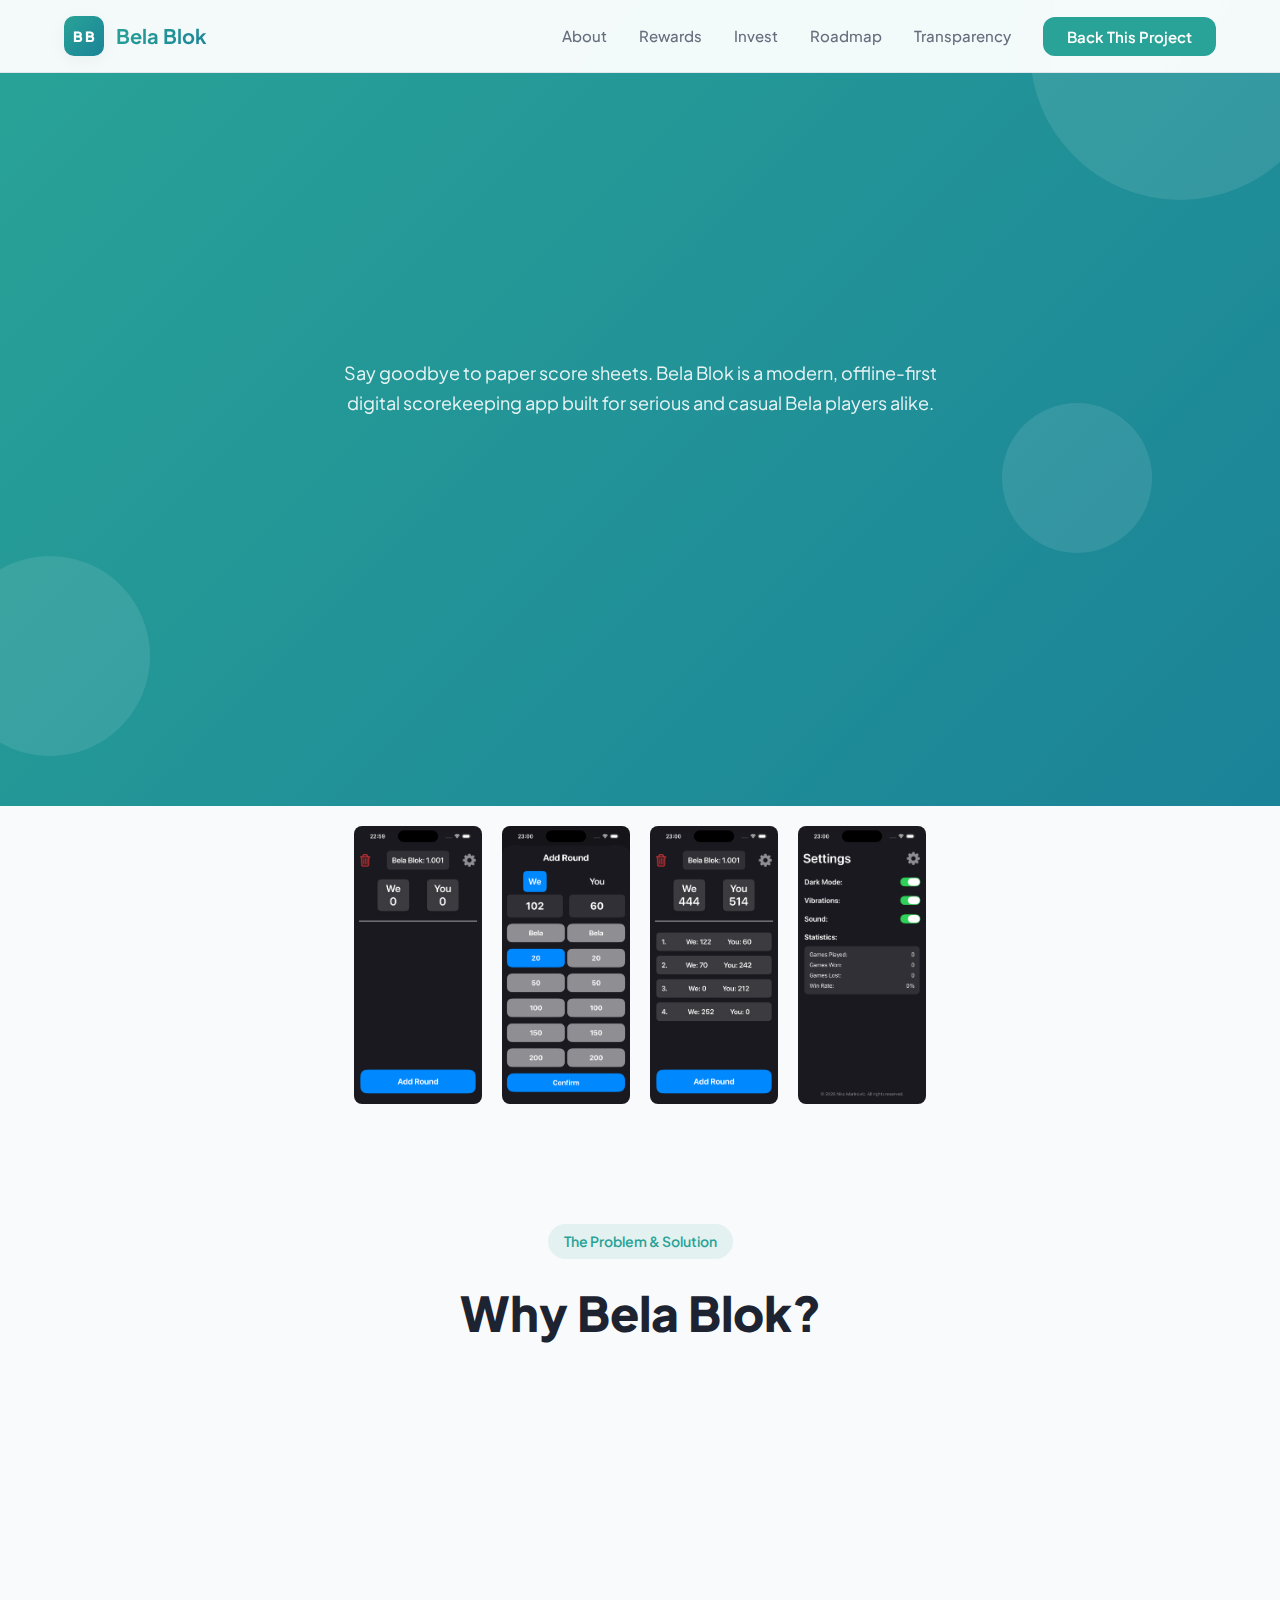
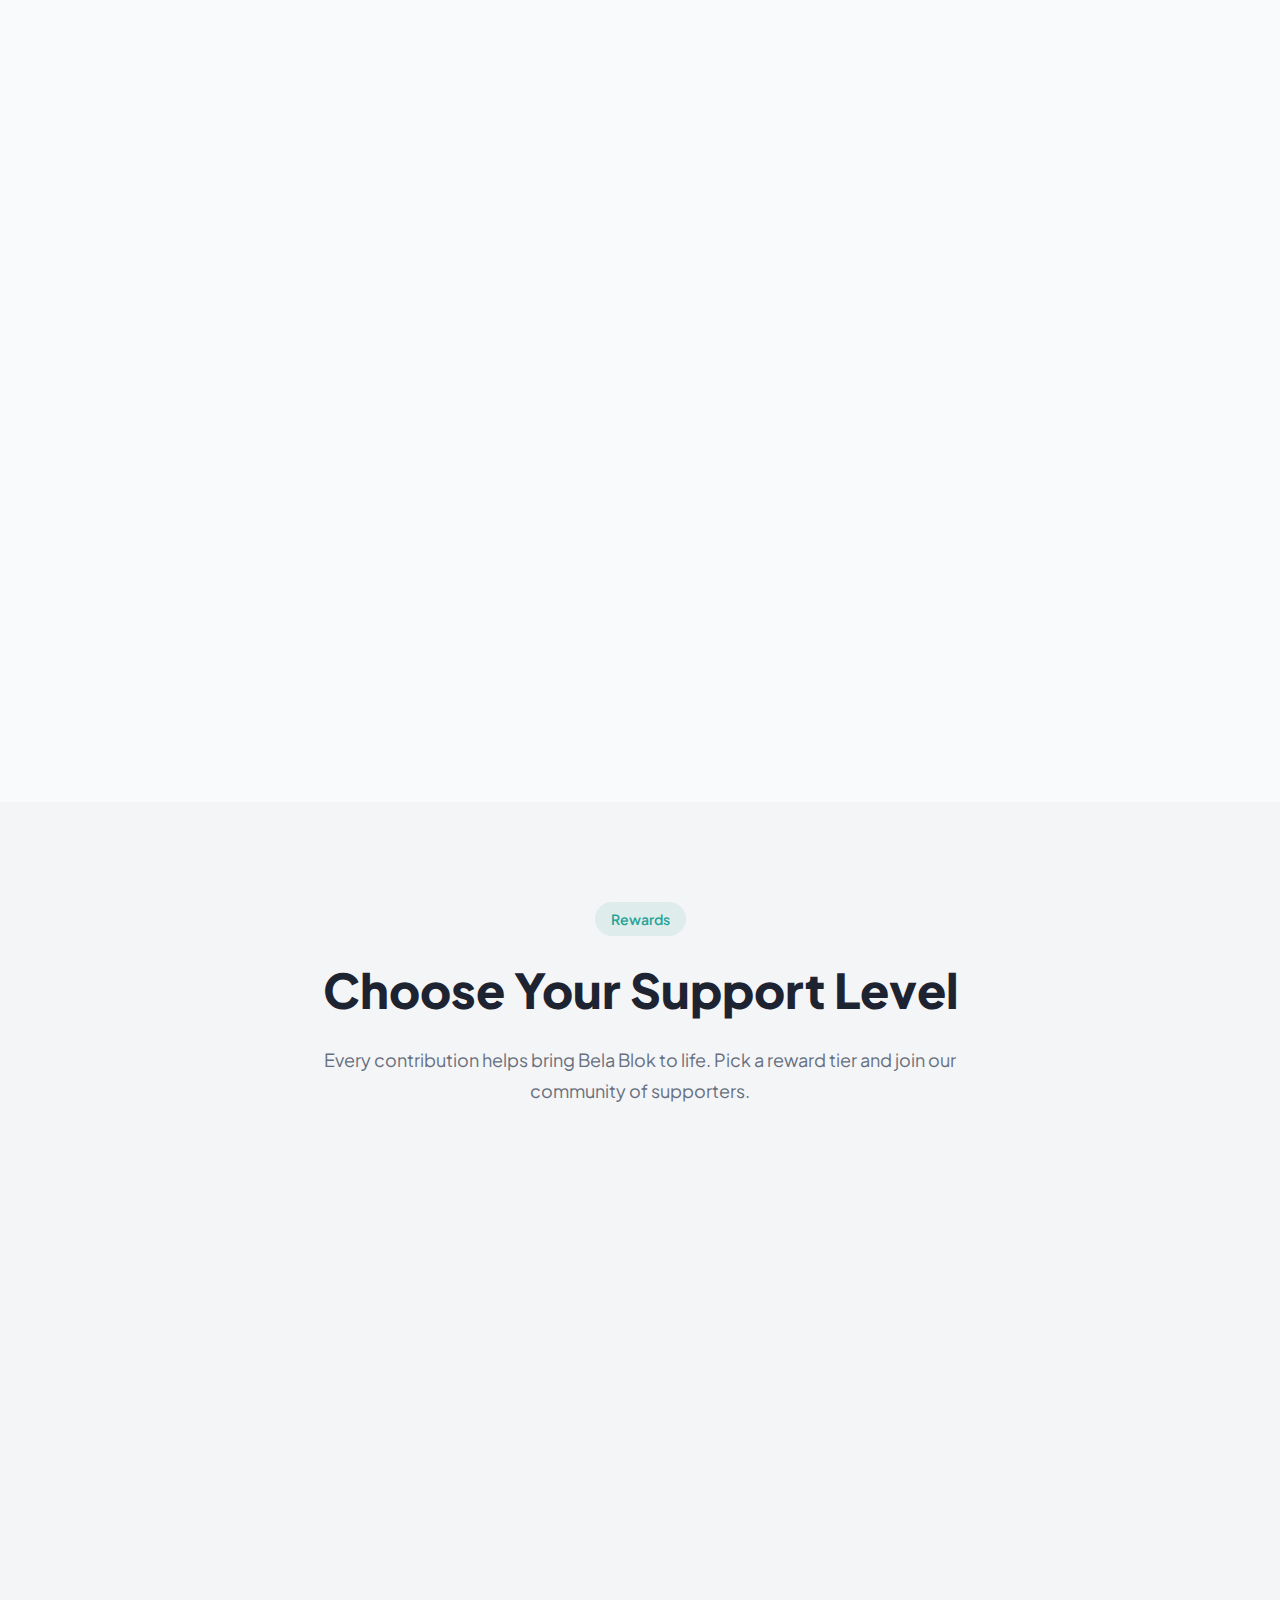
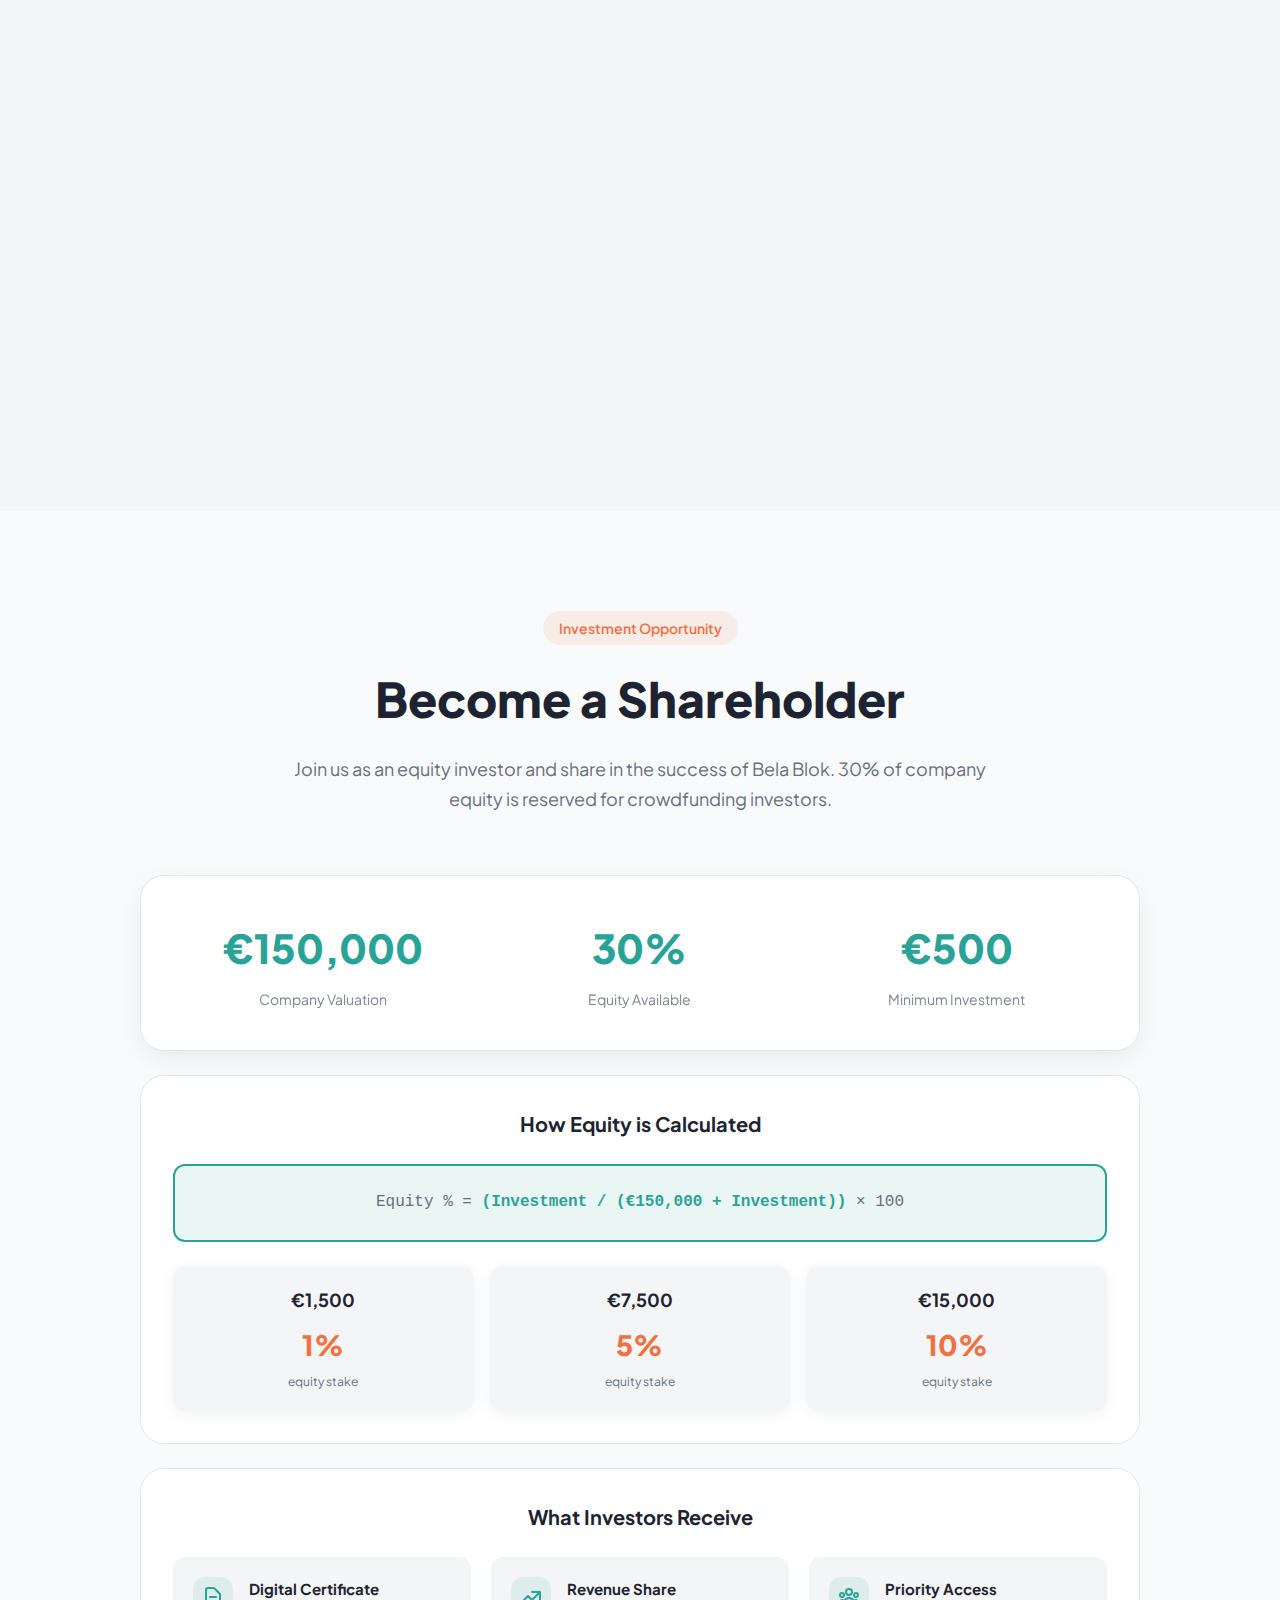
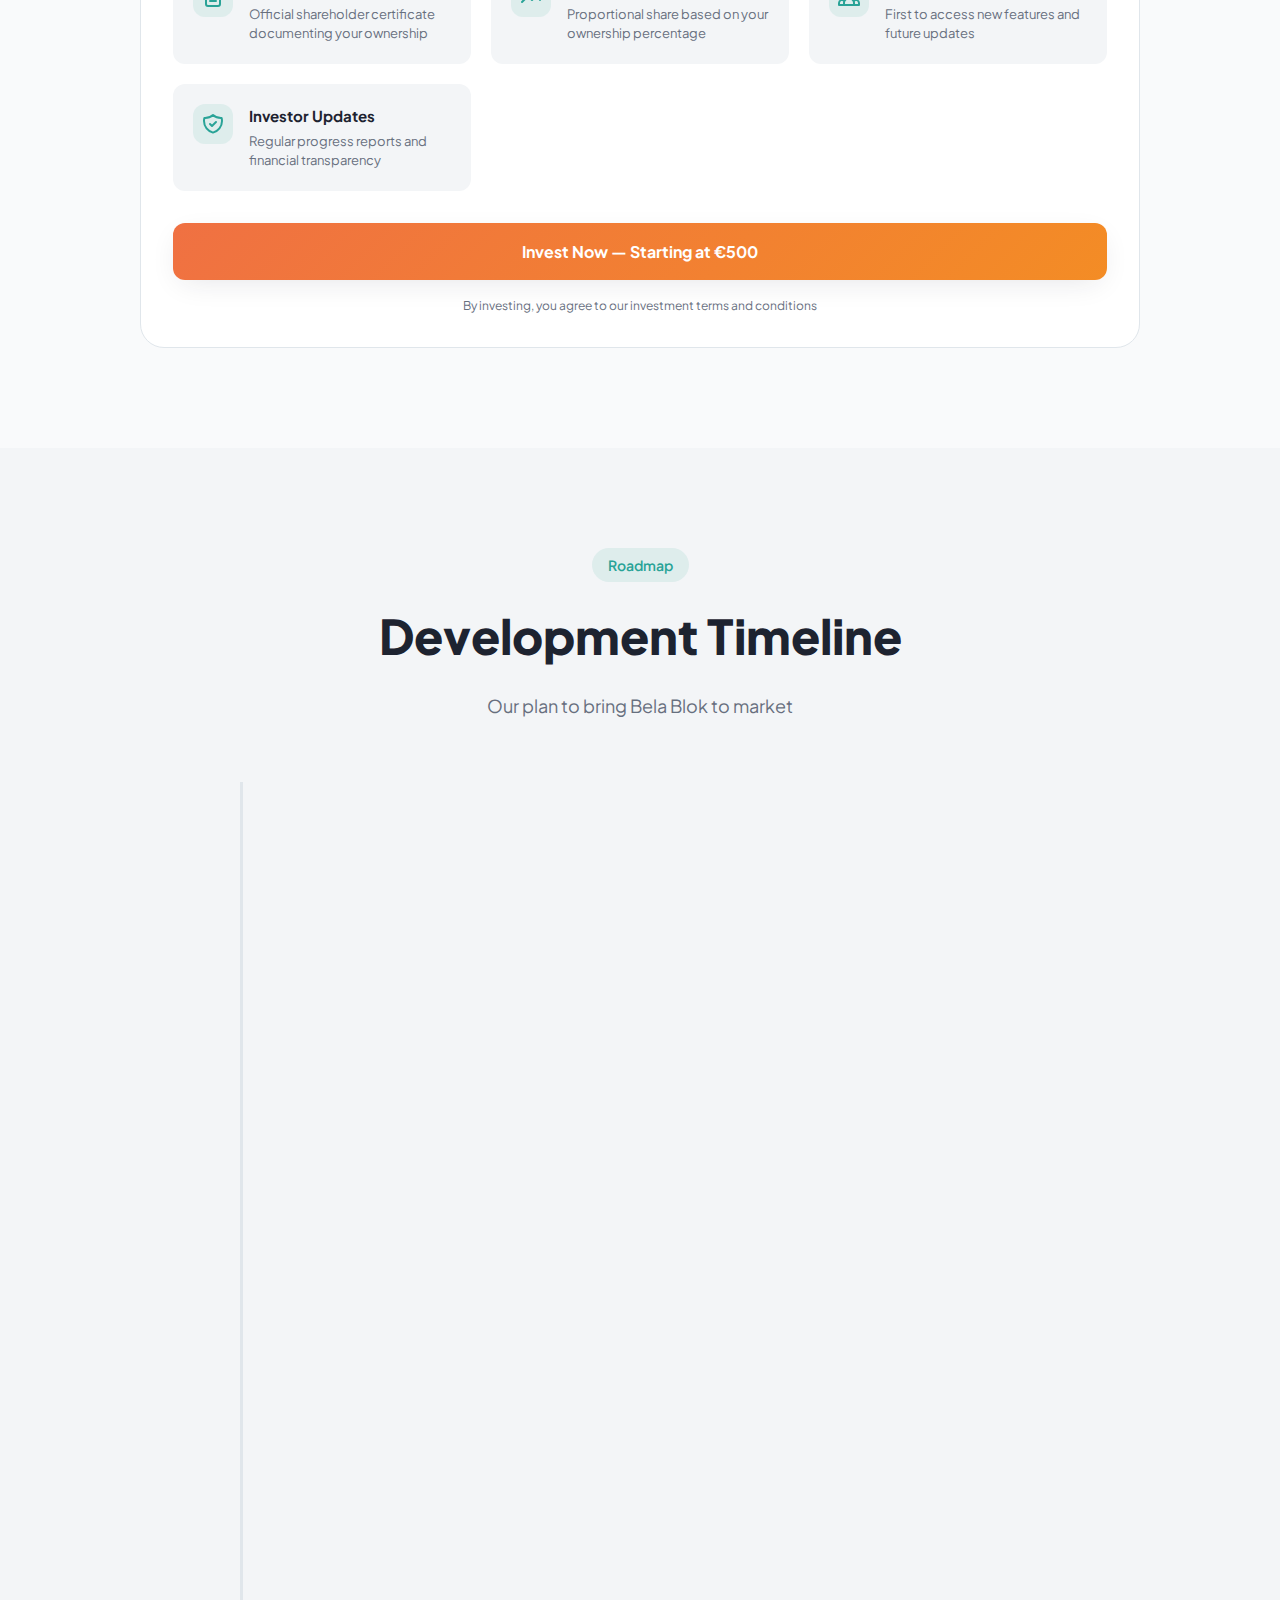
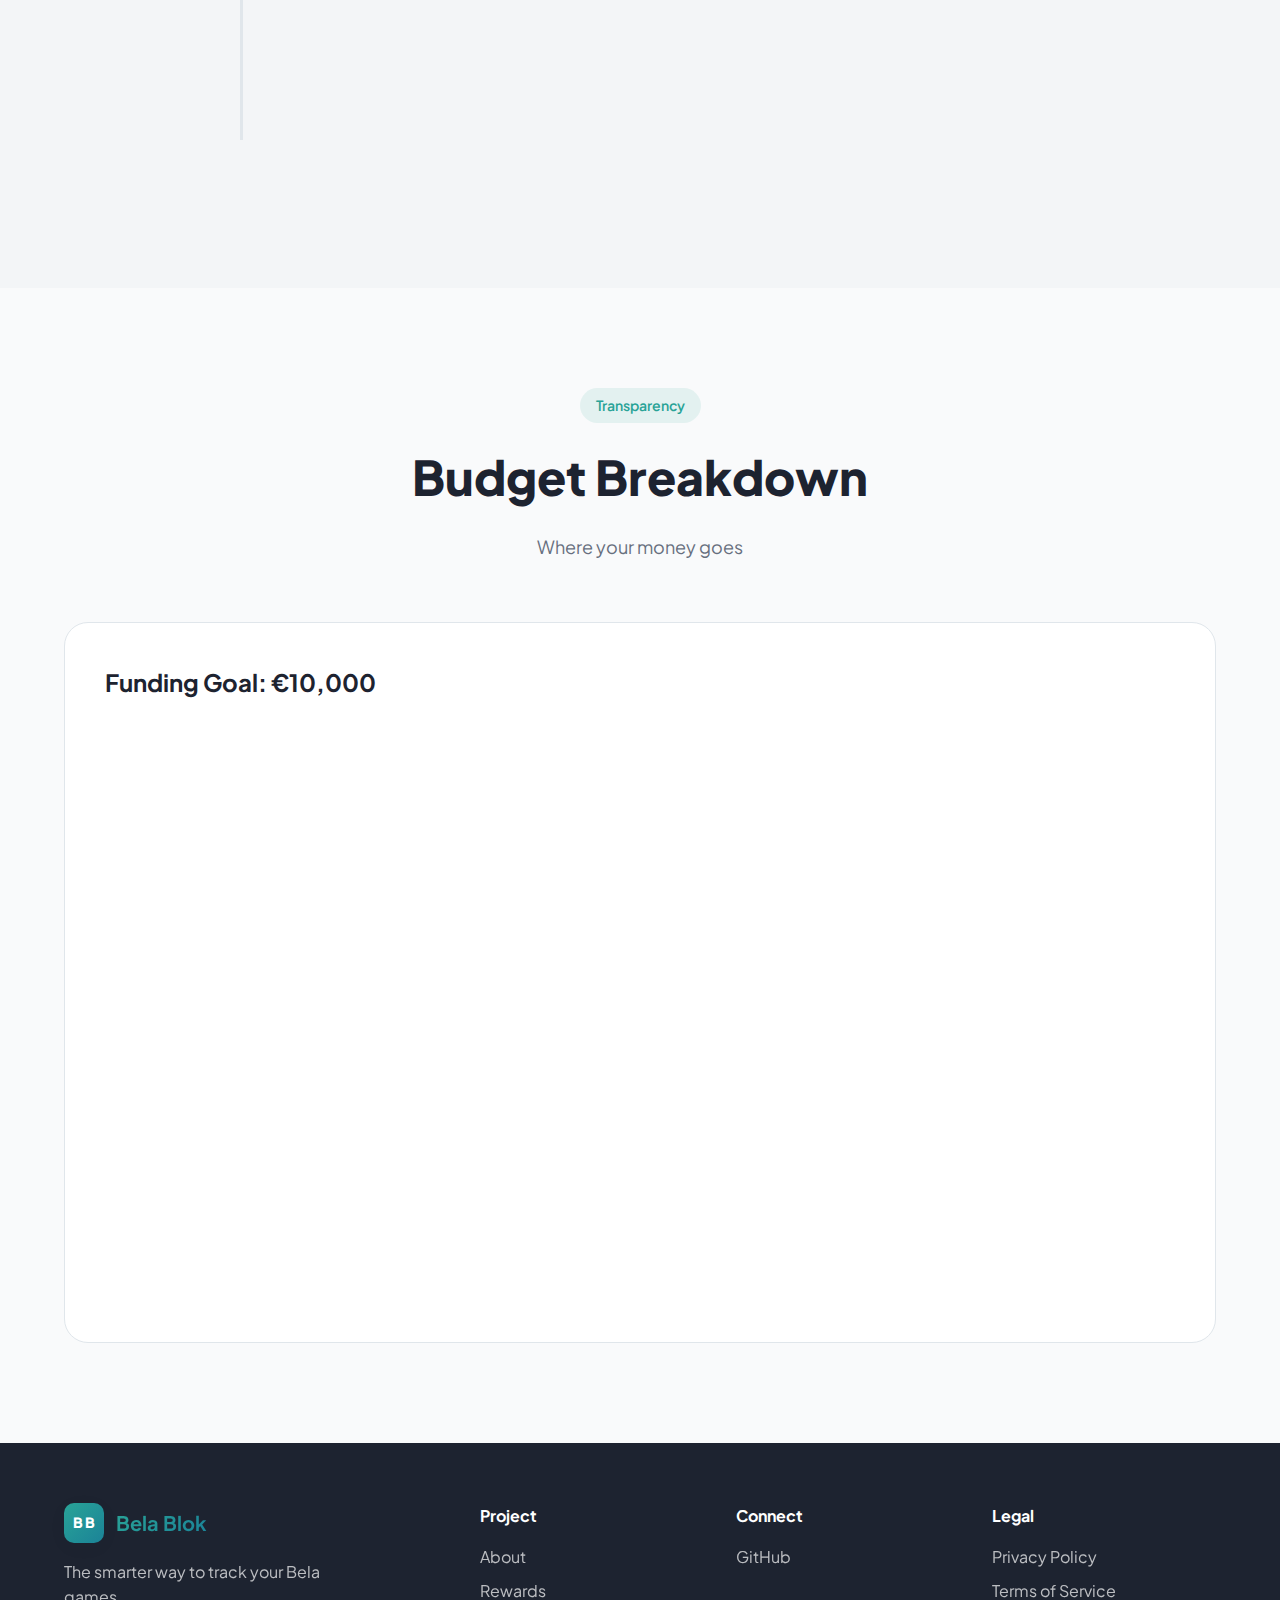
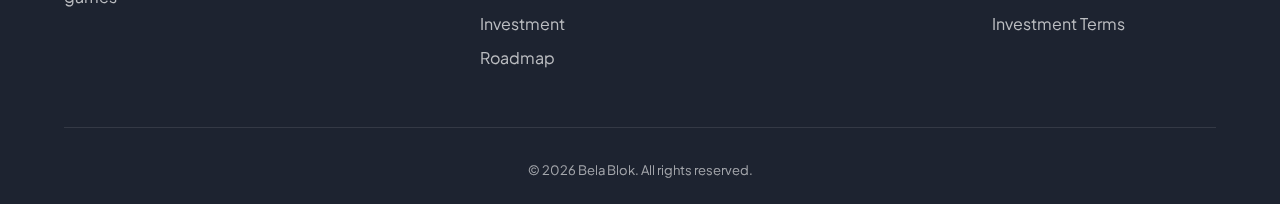
<file: index.html>
<!DOCTYPE html>
<html lang="en">
<head>
    <meta charset="UTF-8">
    <meta name="viewport" content="width=device-width, initial-scale=1.0">
    <title>Bela Blok - The Smarter Way to Track Your Bela Games</title>
    <link rel="stylesheet" href="css/styles.css">
    <link rel="preconnect" href="https://fonts.googleapis.com">
    <link rel="preconnect" href="https://fonts.gstatic.com" crossorigin>
    <link href="https://fonts.googleapis.com/css2?family=Plus+Jakarta+Sans:wght@400;500;600;700;800&display=swap" rel="stylesheet">

    <style>
        .image-row {
          display: flex;
          justify-content: center; /* Centers the row; use space-around or space-between for different spacing */
          gap: 20px; /* Adds space between images; adjust as needed */
          flex-wrap: nowrap; /* Keeps them inline/single row */
          padding: 20px 0; /* Vertical space above/below the row */
          overflow: hidden; /* Prevents horizontal scroll on small screens */
        }
        
        .image-row img {
          flex: 1; /* Equal width distribution */
          max-width: 10%; /* Limits each to ~1/4 width minus gaps */
          height: auto; /* Maintains aspect ratio */
          object-fit: cover; /* Crops to fill if needed; use contain to fit fully */
          resize: both; /* Enables user-drag resizing (horizontal/vertical); optional, works in modern browsers */
          border-radius: 8px; /* Optional: rounded corners */
        }
        
        /* Responsive adjustments */
        @media (max-width: 768px) {
          .image-row {
            gap: 10px;
          }
          .image-row img {
            max-width: 35%; /* 2-per-row on tablets */
          }
        }
        
        @media (max-width: 480px) {
          .image-row {
            flex-wrap: wrap; /* Stacks on mobile */
          }
          .image-row img {
            max-width: 35%; /* Full width per image */
          }
        }
    </style>
</head>
<body>
    <!-- Navigation -->
    <nav class="navbar">
        <div class="container">
            <div class="nav-content">
                <div class="logo">
                    <div class="logo-icon">
                        <div class="bb-letters">
                            <span>B</span>
                            <span>B</span>
                        </div>
                    </div>
                    <span class="logo-text">Bela Blok</span>
                </div>
                <div class="nav-links">
                    <a href="#about">About</a>
                    <a href="#rewards">Rewards</a>
                    <a href="#invest">Invest</a>
                    <a href="#roadmap">Roadmap</a>
                    <a href="#transparency">Transparency</a>
                    <button class="btn-primary" onclick="scrollToSection('rewards')">Back This Project</button>
                </div>
                <button class="mobile-menu-btn" onclick="toggleMobileMenu()">
                    <span></span>
                    <span></span>
                    <span></span>
                </button>
            </div>
        </div>
    </nav>

    <!-- Hero Section -->
    <section class="hero gradient-hero">
        <div class="container">
            <div class="hero-content">
                <div class="hero-badge animate-fade-in-up" style="animation-delay: 0.1s">
                    <span class="badge-dot"></span>
                    Live Campaign
                </div>
                
                <h1 class="hero-title animate-fade-in-up" style="animation-delay: 0.2s">
                    <span class="title-main">Bela Blok</span>
                    <span class="title-subtitle">The smarter way to track your Bela games</span>
                </h1>
                
                <p class="hero-description animate-fade-in-up" style="animation-delay: 0.3s">
                    Say goodbye to paper score sheets. Bela Blok is a modern, offline-first digital 
                    scorekeeping app built for serious and casual Bela players alike.
                </p>
                
                <div class="hero-cta animate-fade-in-up" style="animation-delay: 0.4s">
                    <button class="btn-hero-primary" onclick="scrollToSection('rewards')">
                        Support the Project
                    </button>
                    <button class="btn-hero-secondary" onclick="scrollToSection('invest')">
                        Become a Backer
                    </button>
                </div>
                
                <!-- Funding Stats -->
                <div class="funding-stats animate-fade-in-up" style="animation-delay: 0.5s">
                    <div class="stat-item">
                        <div class="stat-value" data-target="3500">€0</div>
                        <div class="stat-label">pledged of €10,000</div>
                    </div>
                    <div class="stat-divider"></div>
                    <div class="stat-item">
                        <div class="stat-value" data-target="422">0</div>
                        <div class="stat-label">backers</div>
                    </div>
                    <div class="stat-divider"></div>
                    <div class="stat-item">
                        <div class="stat-value" data-target="23">0</div>
                        <div class="stat-label">days to go</div>
                    </div>
                </div>
                
                <div class="progress-container animate-fade-in-up" style="animation-delay: 0.6s">
                    <div class="progress-bar">
                        <div class="progress-fill" data-progress="35"></div>
                    </div>
                    <div class="progress-label">35% funded</div>
                </div>
            </div>
        </div>
        
        <div class="hero-decoration">
            <div class="decoration-circle circle-1"></div>
            <div class="decoration-circle circle-2"></div>
            <div class="decoration-circle circle-3"></div>
        </div>
    </section>

    <div class="image-row">
      <img src="images/screenshot1.png" alt="Screenshot 1" class="screenshot-thumb">
      <img src="images/screenshot2.png" alt="Screenshot 2" class="screenshot-thumb">
      <img src="images/screenshot3.png" alt="Screenshot 3" class="screenshot-thumb">
      <img src="images/screenshot4.png" alt="Screenshot 4" class="screenshot-thumb">
    </div>

    <!-- About Section -->
    <section id="about" class="about-section">
        <div class="container">
            <div class="section-header">
                <span class="section-badge bg-primary">The Problem & Solution</span>
                <h2 class="section-title">Why Bela Blok?</h2>
            </div>
            
            <!-- Problem vs Solution -->
            <div class="comparison-grid">
                <div class="comparison-card problem-card">
                    <div class="card-header">
                        <h3 class="card-title text-destructive">The Old Way</h3>
                    </div>
                    <ul class="comparison-list">
                        <li>
                            <span class="icon-x">x</span>
                            <span>Paper gets lost, torn, or wet</span>
                        </li>
                        <li>
                            <span class="icon-x">x</span>
                            <span>Calculation mistakes cause arguments</span>
                        </li>
                        <li>
                            <span class="icon-x">x</span>
                            <span>No way to track your game history</span>
                        </li>
                        <li>
                            <span class="icon-x">x</span>
                            <span>Messy handwriting is hard to read</span>
                        </li>
                        <li>
                            <span class="icon-x">x</span>
                            <span>Always looking for a pen that works</span>
                        </li>
                    </ul>
                </div>
                
                <div class="comparison-card solution-card">
                    <div class="card-header">
                        <h3 class="card-title text-success">The Bela Blok Way</h3>
                    </div>
                    <ul class="comparison-list">
                        <li>
                            <span class="icon-check">✓</span>
                            <span>Always in your pocket, always ready</span>
                        </li>
                        <li>
                            <span class="icon-check">✓</span>
                            <span>Automatic calculations — no more disputes</span>
                        </li>
                        <li>
                            <span class="icon-check">✓</span>
                            <span>Complete game history and statistics</span>
                        </li>
                        <li>
                            <span class="icon-check">✓</span>
                            <span>Clean, readable interface</span>
                        </li>
                        <li>
                            <span class="icon-check">✓</span>
                            <span>Works offline — no internet needed</span>
                        </li>
                    </ul>
                </div>
            </div>
            
            <!-- Features Grid -->
            <div class="features-grid">
                <div class="feature-card">
                    <div class="feature-icon">
                        <svg class="icon" fill="none" viewBox="0 0 24 24" stroke="currentColor">
                            <path stroke-linecap="round" stroke-linejoin="round" stroke-width="2" d="M18.364 5.636a9 9 0 010 12.728m0 0l-2.829-2.829m2.829 2.829L21 21M15.536 8.464a5 5 0 010 7.072m0 0l-2.829-2.829m-4.243 2.829a4.978 4.978 0 01-1.414-2.83m-1.414 5.658a9 9 0 01-2.167-9.238m7.824 2.167a1 1 0 111.414 1.414m-1.414-1.414L3 3m8.293 8.293l1.414 1.414" />
                        </svg>
                    </div>
                    <h3 class="feature-title">Works Offline</h3>
                    <p class="feature-description">No internet? No problem. Track games anywhere, anytime.</p>
                </div>
                
                <div class="feature-card">
                    <div class="feature-icon">
                        <svg class="icon" fill="none" viewBox="0 0 24 24" stroke="currentColor">
                            <path stroke-linecap="round" stroke-linejoin="round" stroke-width="2" d="M13 10V3L4 14h7v7l9-11h-7z" />
                        </svg>
                    </div>
                    <h3 class="feature-title">Lightning Fast</h3>
                    <p class="feature-description">Add scores with just a few taps. No more fumbling with paper.</p>
                </div>
                
                <div class="feature-card">
                    <div class="feature-icon">
                        <svg class="icon" fill="none" viewBox="0 0 24 24" stroke="currentColor">
                            <path stroke-linecap="round" stroke-linejoin="round" stroke-width="2" d="M9 19v-6a2 2 0 00-2-2H5a2 2 0 00-2 2v6a2 2 0 002 2h2a2 2 0 002-2zm0 0V9a2 2 0 012-2h2a2 2 0 012 2v10m-6 0a2 2 0 002 2h2a2 2 0 002-2m0 0V5a2 2 0 012-2h2a2 2 0 012 2v14a2 2 0 01-2 2h-2a2 2 0 01-2-2z" />
                        </svg>
                    </div>
                    <h3 class="feature-title">Smart Statistics</h3>
                    <p class="feature-description">Track your performance over time with detailed insights.</p>
                </div>
                
                <div class="feature-card">
                    <div class="feature-icon">
                        <svg class="icon" fill="none" viewBox="0 0 24 24" stroke="currentColor">
                            <path stroke-linecap="round" stroke-linejoin="round" stroke-width="2" d="M12 18h.01M8 21h8a2 2 0 002-2V5a2 2 0 00-2-2H8a2 2 0 00-2 2v14a2 2 0 002 2z" />
                        </svg>
                    </div>
                    <h3 class="feature-title">Clean Interface</h3>
                    <p class="feature-description">Beautiful, ad-free design that stays out of your way.</p>
                </div>
                
                <div class="feature-card">
                    <div class="feature-icon">
                        <svg class="icon" fill="none" viewBox="0 0 24 24" stroke="currentColor">
                            <path stroke-linecap="round" stroke-linejoin="round" stroke-width="2" d="M17 20h5v-2a3 3 0 00-5.356-1.857M17 20H7m10 0v-2c0-.656-.126-1.283-.356-1.857M7 20H2v-2a3 3 0 015.356-1.857M7 20v-2c0-.656.126-1.283.356-1.857m0 0a5.002 5.002 0 019.288 0M15 7a3 3 0 11-6 0 3 3 0 016 0zm6 3a2 2 0 11-4 0 2 2 0 014 0zM7 10a2 2 0 11-4 0 2 2 0 014 0z" />
                        </svg>
                    </div>
                    <h3 class="feature-title">Team Tracking</h3>
                    <p class="feature-description">Keep score for 2 team games effortlessly.</p>
                </div>
                
                <div class="feature-card">
                    <div class="feature-icon">
                        <svg class="icon" fill="none" viewBox="0 0 24 24" stroke="currentColor">
                            <path stroke-linecap="round" stroke-linejoin="round" stroke-width="2" d="M3 15a4 4 0 004 4h9a5 5 0 10-.1-9.999 5.002 5.002 0 10-9.78 2.096A4.001 4.001 0 003 15z" />
                        </svg>
                    </div>
                    <h3 class="feature-title">Cloud Sync</h3>
                    <p class="feature-description">Optional sync across devices to never lose your data.</p>
                </div>
            </div>
        </div>
    </section>

    <!-- Rewards Section -->
    <section id="rewards" class="rewards-section">
        <div class="container">
            <div class="section-header">
                <span class="section-badge bg-primary">Rewards</span>
                <h2 class="section-title">Choose Your Support Level</h2>
                <p class="section-description">
                    Every contribution helps bring Bela Blok to life. Pick a reward tier and join our community of supporters.
                </p>
            </div>
            
            <div class="rewards-grid">
                <!-- Tier 1: €3 -->
                <div class="reward-card">
                    <div class="reward-header">
                        <div class="reward-icon">
                            <svg class="icon" fill="none" viewBox="0 0 24 24" stroke="currentColor">
                                <path stroke-linecap="round" stroke-linejoin="round" stroke-width="2" d="M12 8c-1.657 0-3 .895-3 2s1.343 2 3 2 3 .895 3 2-1.343 2-3 2m0-8c1.11 0 2.08.402 2.599 1M12 8V7m0 1v8m0 0v1m0-1c-1.11 0-2.08-.402-2.599-1M21 12a9 9 0 11-18 0 9 9 0 0118 0z" />
                            </svg>
                        </div>
                        <div class="reward-price">€3</div>
                    </div>
                    <h3 class="reward-title">Buy me a coffee</h3>
                    <ul class="reward-benefits">
                        <li>
                            <svg class="check-icon" fill="none" viewBox="0 0 24 24" stroke="currentColor">
                                <path stroke-linecap="round" stroke-linejoin="round" stroke-width="2" d="M5 13l4 4L19 7" />
                            </svg>
                            Thank you email
                        </li>
                        <li>
                            <svg class="check-icon" fill="none" viewBox="0 0 24 24" stroke="currentColor">
                                <path stroke-linecap="round" stroke-linejoin="round" stroke-width="2" d="M5 13l4 4L19 7" />
                            </svg>
                            Name listed on supporter wall
                        </li>
                    </ul>
                    <button class="btn-reward" onclick="openRewardModal(3, 'Buy me a coffee', ['Thank you email', 'Name listed on supporter wall'])">
                        Select Reward
                    </button>
                    <p class="reward-backers">127 backers</p>
                </div>
                
                <!-- Tier 2: €10 -->
                <div class="reward-card">
                    <div class="reward-header">
                        <div class="reward-icon">
                            <svg class="icon" fill="none" viewBox="0 0 24 24" stroke="currentColor">
                                <path stroke-linecap="round" stroke-linejoin="round" stroke-width="2" d="M11.049 2.927c.3-.921 1.603-.921 1.902 0l1.519 4.674a1 1 0 00.95.69h4.915c.969 0 1.371 1.24.588 1.81l-3.976 2.888a1 1 0 00-.363 1.118l1.518 4.674c.3.922-.755 1.688-1.538 1.118l-3.976-2.888a1 1 0 00-1.176 0l-3.976 2.888c-.783.57-1.838-.197-1.538-1.118l1.518-4.674a1 1 0 00-.363-1.118l-3.976-2.888c-.784-.57-.38-1.81.588-1.81h4.914a1 1 0 00.951-.69l1.519-4.674z" />
                            </svg>
                        </div>
                        <div class="reward-price">€10</div>
                    </div>
                    <h3 class="reward-title">Early Supporter</h3>
                    <ul class="reward-benefits">
                        <li>
                            <svg class="check-icon" fill="none" viewBox="0 0 24 24" stroke="currentColor">
                                <path stroke-linecap="round" stroke-linejoin="round" stroke-width="2" d="M5 13l4 4L19 7" />
                            </svg>
                            All previous rewards
                        </li>
                        <li>
                            <svg class="check-icon" fill="none" viewBox="0 0 24 24" stroke="currentColor">
                                <path stroke-linecap="round" stroke-linejoin="round" stroke-width="2" d="M5 13l4 4L19 7" />
                            </svg>
                            Early access to the app
                        </li>
                    </ul>
                    <button class="btn-reward" onclick="openRewardModal(10, 'Early Supporter', ['All previous rewards', 'Early access to the app'])">
                        Select Reward
                    </button>
                    <p class="reward-backers">84 backers</p>
                </div>
                
                <!-- Tier 3: €25 - Most Popular -->
                <div class="reward-card featured">
                    <div class="popular-badge gradient-accent">Most Popular</div>
                    <div class="reward-header">
                        <div class="reward-icon">
                            <svg class="icon" fill="none" viewBox="0 0 24 24" stroke="currentColor">
                                <path stroke-linecap="round" stroke-linejoin="round" stroke-width="2" d="M5 3v4M3 5h4M6 17v4m-2-2h4m5-16l2.286 6.857L21 12l-5.714 2.143L13 21l-2.286-6.857L5 12l5.714-2.143L13 3z" />
                            </svg>
                        </div>
                        <div class="reward-price">€25</div>
                    </div>
                    <h3 class="reward-title">Premium Player</h3>
                    <ul class="reward-benefits">
                        <li>
                            <svg class="check-icon" fill="none" viewBox="0 0 24 24" stroke="currentColor">
                                <path stroke-linecap="round" stroke-linejoin="round" stroke-width="2" d="M5 13l4 4L19 7" />
                            </svg>
                            All previous rewards
                        </li>
                        <li>
                            <svg class="check-icon" fill="none" viewBox="0 0 24 24" stroke="currentColor">
                                <path stroke-linecap="round" stroke-linejoin="round" stroke-width="2" d="M5 13l4 4L19 7" />
                            </svg>
                            Free Premium In-App Package
                        </li>
                        <li>
                            <svg class="check-icon" fill="none" viewBox="0 0 24 24" stroke="currentColor">
                                <path stroke-linecap="round" stroke-linejoin="round" stroke-width="2" d="M5 13l4 4L19 7" />
                            </svg>
                            Advanced statistics & themes
                        </li>
                    </ul>
                    <button class="btn-reward featured-btn" onclick="openRewardModal(25, 'Premium Player', ['All previous rewards', 'Free Premium In-App Package', 'Advanced statistics & themes'])">
                        Select Reward
                    </button>
                    <p class="reward-backers">156 backers</p>
                </div>
                
                <!-- Tier 4: €50 -->
                <div class="reward-card">
                    <div class="reward-header">
                        <div class="reward-icon">
                            <svg class="icon" fill="none" viewBox="0 0 24 24" stroke="currentColor">
                                <path stroke-linecap="round" stroke-linejoin="round" stroke-width="2" d="M9 12l2 2 4-4M7.835 4.697a3.42 3.42 0 001.946-.806 3.42 3.42 0 014.438 0 3.42 3.42 0 001.946.806 3.42 3.42 0 013.138 3.138 3.42 3.42 0 00.806 1.946 3.42 3.42 0 010 4.438 3.42 3.42 0 00-.806 1.946 3.42 3.42 0 01-3.138 3.138 3.42 3.42 0 00-1.946.806 3.42 3.42 0 01-4.438 0 3.42 3.42 0 00-1.946-.806 3.42 3.42 0 01-3.138-3.138 3.42 3.42 0 00-.806-1.946 3.42 3.42 0 010-4.438 3.42 3.42 0 00.806-1.946 3.42 3.42 0 013.138-3.138z" />
                            </svg>
                        </div>
                        <div class="reward-price">€50</div>
                    </div>
                    <h3 class="reward-title">Founder Pack</h3>
                    <ul class="reward-benefits">
                        <li>
                            <svg class="check-icon" fill="none" viewBox="0 0 24 24" stroke="currentColor">
                                <path stroke-linecap="round" stroke-linejoin="round" stroke-width="2" d="M5 13l4 4L19 7" />
                            </svg>
                            All previous rewards
                        </li>
                        <li>
                            <svg class="check-icon" fill="none" viewBox="0 0 24 24" stroke="currentColor">
                                <path stroke-linecap="round" stroke-linejoin="round" stroke-width="2" d="M5 13l4 4L19 7" />
                            </svg>
                            Lifetime Premium
                        </li>
                        <li>
                            <svg class="check-icon" fill="none" viewBox="0 0 24 24" stroke="currentColor">
                                <path stroke-linecap="round" stroke-linejoin="round" stroke-width="2" d="M5 13l4 4L19 7" />
                            </svg>
                            Exclusive founder badge
                        </li>
                    </ul>
                    <button class="btn-reward" onclick="openRewardModal(50, 'Founder Pack', ['All previous rewards', 'Lifetime Premium', 'Exclusive founder badge'])">
                        Select Reward
                    </button>
                    <p class="reward-backers">43 backers</p>
                </div>
                
                <!-- Tier 5: €100 -->
                <div class="reward-card">
                    <div class="reward-header">
                        <div class="reward-icon">
                            <svg class="icon" fill="none" viewBox="0 0 24 24" stroke="currentColor">
                                <path stroke-linecap="round" stroke-linejoin="round" stroke-width="2" d="M19 21V5a2 2 0 00-2-2H7a2 2 0 00-2 2v16m14 0h2m-2 0h-5m-9 0H3m2 0h5M9 7h1m-1 4h1m4-4h1m-1 4h1m-5 10v-5a1 1 0 011-1h2a1 1 0 011 1v5m-4 0h4" />
                            </svg>
                        </div>
                        <div class="reward-price">€100</div>
                    </div>
                    <h3 class="reward-title">Sponsor</h3>
                    <ul class="reward-benefits">
                        <li>
                            <svg class="check-icon" fill="none" viewBox="0 0 24 24" stroke="currentColor">
                                <path stroke-linecap="round" stroke-linejoin="round" stroke-width="2" d="M5 13l4 4L19 7" />
                            </svg>
                            All previous rewards
                        </li>
                        <li>
                            <svg class="check-icon" fill="none" viewBox="0 0 24 24" stroke="currentColor">
                                <path stroke-linecap="round" stroke-linejoin="round" stroke-width="2" d="M5 13l4 4L19 7" />
                            </svg>
                            Name/logo in app credits
                        </li>
                        <li>
                            <svg class="check-icon" fill="none" viewBox="0 0 24 24" stroke="currentColor">
                                <path stroke-linecap="round" stroke-linejoin="round" stroke-width="2" d="M5 13l4 4L19 7" />
                            </svg>
                            Priority support
                        </li>
                    </ul>
                    <button class="btn-reward" onclick="openRewardModal(100, 'Sponsor', ['All previous rewards', 'Name/logo in app credits', 'Priority support'])">
                        Select Reward
                    </button>
                    <p class="reward-backers">12 backers</p>
                </div>
            </div>
        </div>
    </section>

    <!-- Investment/Equity Section -->
    <section id="invest" class="invest-section">
        <div class="container">
            <div class="section-header">
                <span class="section-badge bg-accent">Investment Opportunity</span>
                <h2 class="section-title">Become a Shareholder</h2>
                <p class="section-description">
                    Join us as an equity investor and share in the success of Bela Blok. 
                    30% of company equity is reserved for crowdfunding investors.
                </p>
            </div>
            
            <div class="invest-container">
                <div class="invest-info">
                    <!-- Company Stats -->
                    <div class="stats-card">
                        <div class="stat-box">
                            <div class="stat-number">€150,000</div>
                            <div class="stat-label">Company Valuation</div>
                        </div>
                        <div class="stat-box">
                            <div class="stat-number">30%</div>
                            <div class="stat-label">Equity Available</div>
                        </div>
                        <div class="stat-box">
                            <div class="stat-number">€500</div>
                            <div class="stat-label">Minimum Investment</div>
                        </div>
                    </div>
                    
                    <!-- Equity Formula -->
                    <div class="formula-card">
                        <h3 class="formula-title">How Equity is Calculated</h3>
                        <div class="formula-box">
                            <span class="formula-text">Equity % = </span>
                            <span class="formula-highlight">(Investment / (€150,000 + Investment))</span>
                            <span class="formula-text"> × 100</span>
                        </div>
                        <div class="examples-grid">
                            <div class="example-box">
                                <div class="example-investment">€1,500</div>
                                <div class="example-equity">1%</div>
                                <div class="example-label">equity stake</div>
                            </div>
                            <div class="example-box">
                                <div class="example-investment">€7,500</div>
                                <div class="example-equity">5%</div>
                                <div class="example-label">equity stake</div>
                            </div>
                            <div class="example-box">
                                <div class="example-investment">€15,000</div>
                                <div class="example-equity">10%</div>
                                <div class="example-label">equity stake</div>
                            </div>
                        </div>
                    </div>
                    
                    <!-- Investor Benefits -->
                    <div class="benefits-card">
                        <h3 class="benefits-title">What Investors Receive</h3>
                        <div class="benefits-grid">
                            <div class="benefit-item">
                                <div class="benefit-icon">
                                    <svg class="icon" fill="none" viewBox="0 0 24 24" stroke="currentColor">
                                        <path stroke-linecap="round" stroke-linejoin="round" stroke-width="2" d="M9 12h6m-6 4h6m2 5H7a2 2 0 01-2-2V5a2 2 0 012-2h5.586a1 1 0 01.707.293l5.414 5.414a1 1 0 01.293.707V19a2 2 0 01-2 2z" />
                                    </svg>
                                </div>
                                <div class="benefit-content">
                                    <div class="benefit-name">Digital Certificate</div>
                                    <div class="benefit-desc">Official shareholder certificate documenting your ownership</div>
                                </div>
                            </div>
                            
                            <div class="benefit-item">
                                <div class="benefit-icon">
                                    <svg class="icon" fill="none" viewBox="0 0 24 24" stroke="currentColor">
                                        <path stroke-linecap="round" stroke-linejoin="round" stroke-width="2" d="M13 7h8m0 0v8m0-8l-8 8-4-4-6 6" />
                                    </svg>
                                </div>
                                <div class="benefit-content">
                                    <div class="benefit-name">Revenue Share</div>
                                    <div class="benefit-desc">Proportional share based on your ownership percentage</div>
                                </div>
                            </div>
                            
                            <div class="benefit-item">
                                <div class="benefit-icon">
                                    <svg class="icon" fill="none" viewBox="0 0 24 24" stroke="currentColor">
                                        <path stroke-linecap="round" stroke-linejoin="round" stroke-width="2" d="M17 20h5v-2a3 3 0 00-5.356-1.857M17 20H7m10 0v-2c0-.656-.126-1.283-.356-1.857M7 20H2v-2a3 3 0 015.356-1.857M7 20v-2c0-.656.126-1.283.356-1.857m0 0a5.002 5.002 0 019.288 0M15 7a3 3 0 11-6 0 3 3 0 016 0zm6 3a2 2 0 11-4 0 2 2 0 014 0zM7 10a2 2 0 11-4 0 2 2 0 014 0z" />
                                    </svg>
                                </div>
                                <div class="benefit-content">
                                    <div class="benefit-name">Priority Access</div>
                                    <div class="benefit-desc">First to access new features and future updates</div>
                                </div>
                            </div>
                            
                            <div class="benefit-item">
                                <div class="benefit-icon">
                                    <svg class="icon" fill="none" viewBox="0 0 24 24" stroke="currentColor">
                                        <path stroke-linecap="round" stroke-linejoin="round" stroke-width="2" d="M9 12l2 2 4-4m5.618-4.016A11.955 11.955 0 0112 2.944a11.955 11.955 0 01-8.618 3.04A12.02 12.02 0 003 9c0 5.591 3.824 10.29 9 11.622 5.176-1.332 9-6.03 9-11.622 0-1.042-.133-2.052-.382-3.016z" />
                                    </svg>
                                </div>
                                <div class="benefit-content">
                                    <div class="benefit-name">Investor Updates</div>
                                    <div class="benefit-desc">Regular progress reports and financial transparency</div>
                                </div>
                            </div>
                        </div>
                        
                        <button class="btn-invest" onclick="openInvestModal()">
                            Invest Now — Starting at €500
                        </button>
                        <p class="invest-disclaimer">By investing, you agree to our investment terms and conditions</p>
                    </div>
                </div>
            </div>
        </div>
    </section>

    <!-- Roadmap Section -->
    <section id="roadmap" class="roadmap-section">
        <div class="container">
            <div class="section-header">
                <span class="section-badge bg-primary">Roadmap</span>
                <h2 class="section-title">Development Timeline</h2>
                <p class="section-description">Our plan to bring Bela Blok to market</p>
            </div>
            
            <div class="timeline">
                <div class="timeline-item completed">
                    <div class="timeline-marker"></div>
                    <div class="timeline-content">
                        <div class="timeline-date">Q4 2025 • Completed</div>
                        <h3 class="timeline-title">Concept & Design</h3>
                        <p class="timeline-description">
                            Market research, user interviews, UI/UX design, and technical architecture planning.
                        </p>
                    </div>
                </div>
                
                <div class="timeline-item active">
                    <div class="timeline-marker"></div>
                    <div class="timeline-content">
                        <div class="timeline-date">Q1 2026 • In Progress</div>
                        <h3 class="timeline-title">MVP Development</h3>
                        <p class="timeline-description">
                            Building core features: score tracking, offline sync, basic statistics, and responsive design.
                        </p>
                        <div class="timeline-progress">
                            <div class="timeline-progress-bar">
                                <div class="timeline-progress-fill" style="width: 60%"></div>
                            </div>
                            <span class="timeline-progress-label">60% complete</span>
                        </div>
                    </div>
                </div>
                
                <div class="timeline-item">
                    <div class="timeline-marker"></div>
                    <div class="timeline-content">
                        <div class="timeline-date">Q2 2026</div>
                        <h3 class="timeline-title">Beta Testing</h3>
                        <p class="timeline-description">
                            Limited release to early supporters for testing, feedback collection, and bug fixes.
                        </p>
                    </div>
                </div>
                
                <div class="timeline-item">
                    <div class="timeline-marker"></div>
                    <div class="timeline-content">
                        <div class="timeline-date">Q3 2026</div>
                        <h3 class="timeline-title">Public Launch</h3>
                        <p class="timeline-description">
                            Official release on App Store and Google Play. Marketing campaign and user acquisition.
                        </p>
                    </div>
                </div>
                
                <div class="timeline-item">
                    <div class="timeline-marker"></div>
                    <div class="timeline-content">
                        <div class="timeline-date">Q4 2026</div>
                        <h3 class="timeline-title">Premium Features</h3>
                        <p class="timeline-description">
                            Advanced statistics, custom themes, tournament mode, multiplayer sync, and more.
                        </p>
                    </div>
                </div>
            </div>
        </div>
    </section>

    <!-- Transparency Section -->
    <section id="transparency" class="transparency-section">
        <div class="container">
            <div class="section-header">
                <span class="section-badge bg-primary">Transparency</span>
                <h2 class="section-title">Budget Breakdown</h2>
                <p class="section-description">Where your money goes</p>
            </div>
            
            <div class="transparency-grid">
                <div class="budget-card">
                    <h3 class="budget-title">Funding Goal: €10,000</h3>
                    
                    <div class="budget-items">
                        <div class="budget-item">
                            <div class="budget-item-header">
                                <span class="budget-item-label">Development Costs</span>
                                <span class="budget-item-percent">45%</span>
                            </div>
                            <div class="budget-bar">
                                <div class="budget-fill" style="width: 45%; background: hsl(174 60% 40%)"></div>
                            </div>
                            <div class="budget-amount">€4,500</div>
                        </div>
                        
                        <div class="budget-item">
                            <div class="budget-item-header">
                                <span class="budget-item-label">App Store Fees & Hosting</span>
                                <span class="budget-item-percent">20%</span>
                            </div>
                            <div class="budget-bar">
                                <div class="budget-fill" style="width: 20%; background: hsl(190 70% 35%)"></div>
                            </div>
                            <div class="budget-amount">€2,000</div>
                        </div>
                        
                        <div class="budget-item">
                            <div class="budget-item-header">
                                <span class="budget-item-label">Marketing & User Acquisition</span>
                                <span class="budget-item-percent">15%</span>
                            </div>
                            <div class="budget-bar">
                                <div class="budget-fill" style="width: 15%; background: hsl(16 85% 60%)"></div>
                            </div>
                            <div class="budget-amount">€1,500</div>
                        </div>
                        
                        <div class="budget-item">
                            <div class="budget-item-header">
                                <span class="budget-item-label">Platform Fees (Crowdfunding)</span>
                                <span class="budget-item-percent">10%</span>
                            </div>
                            <div class="budget-bar">
                                <div class="budget-fill" style="width: 10%; background: hsl(30 90% 55%)"></div>
                            </div>
                            <div class="budget-amount">€1,000</div>
                        </div>
                        
                        <div class="budget-item">
                            <div class="budget-item-header">
                                <span class="budget-item-label">Legal & Administrative</span>
                                <span class="budget-item-percent">10%</span>
                            </div>
                            <div class="budget-bar">
                                <div class="budget-fill" style="width: 10%; background: hsl(150 60% 45%)"></div>
                            </div>
                            <div class="budget-amount">€1,000</div>
                        </div>
                    </div>
                </div>
            </div>
        </div>
    </section>

    <!-- Footer -->
    <footer class="footer">
        <div class="container">
            <div class="footer-content">
                <div class="footer-brand">
                    <div class="logo">
                        <div class="logo-icon">
                            <div class="bb-letters">
                                <span>B</span>
                                <span>B</span>
                            </div>
                        </div>
                        <span class="logo-text">Bela Blok</span>
                    </div>
                    <p class="footer-tagline">The smarter way to track your Bela games</p>
                </div>
                
                <div class="footer-links">
                    <div class="footer-column">
                        <h4 class="footer-column-title">Project</h4>
                        <a href="#about">About</a>
                        <a href="#rewards">Rewards</a>
                        <a href="#invest">Investment</a>
                        <a href="#roadmap">Roadmap</a>
                    </div>
                    
                    <div class="footer-column">
                        <h4 class="footer-column-title">Connect</h4>
                        <a href="https://github.com/Nmarino8">GitHub</a>
                    </div>
                    
                    <div class="footer-column">
                        <h4 class="footer-column-title">Legal</h4>
                        <a href="privacy-policy.html">Privacy Policy</a>
                        <a href="terms-of-service.html">Terms of Service</a>
                        <a href="investment-terms.html">Investment Terms</a>
                    </div>
                </div>
            </div>
            
            <div class="footer-bottom">
                <div class="footer-copyright">
                    © 2026 Bela Blok. All rights reserved.
                </div>
            </div>
        </div>
    </footer>

    <!-- Reward Modal -->
    <div id="rewardModal" class="modal">
        <div class="modal-overlay" onclick="closeModal()"></div>
        <div class="modal-content">
            <button class="modal-close" onclick="closeModal()">
                <svg fill="none" viewBox="0 0 24 24" stroke="currentColor">
                    <path stroke-linecap="round" stroke-linejoin="round" stroke-width="2" d="M6 18L18 6M6 6l12 12" />
                </svg>
            </button>
            
            <div id="modalBody"></div>
        </div>
    </div>

    <!-- Investment Modal -->
    <div id="investModal" class="modal">
        <div class="modal-overlay" onclick="closeInvestModal()"></div>
        <div class="modal-content">
            <button class="modal-close" onclick="closeInvestModal()">
                <svg fill="none" viewBox="0 0 24 24" stroke="currentColor">
                    <path stroke-linecap="round" stroke-linejoin="round" stroke-width="2" d="M6 18L18 6M6 6l12 12" />
                </svg>
            </button>
            
            <div id="investModalBody"></div>
        </div>
    </div>

    <script src="js/script.js"></script>
</body>
</html>
</file>
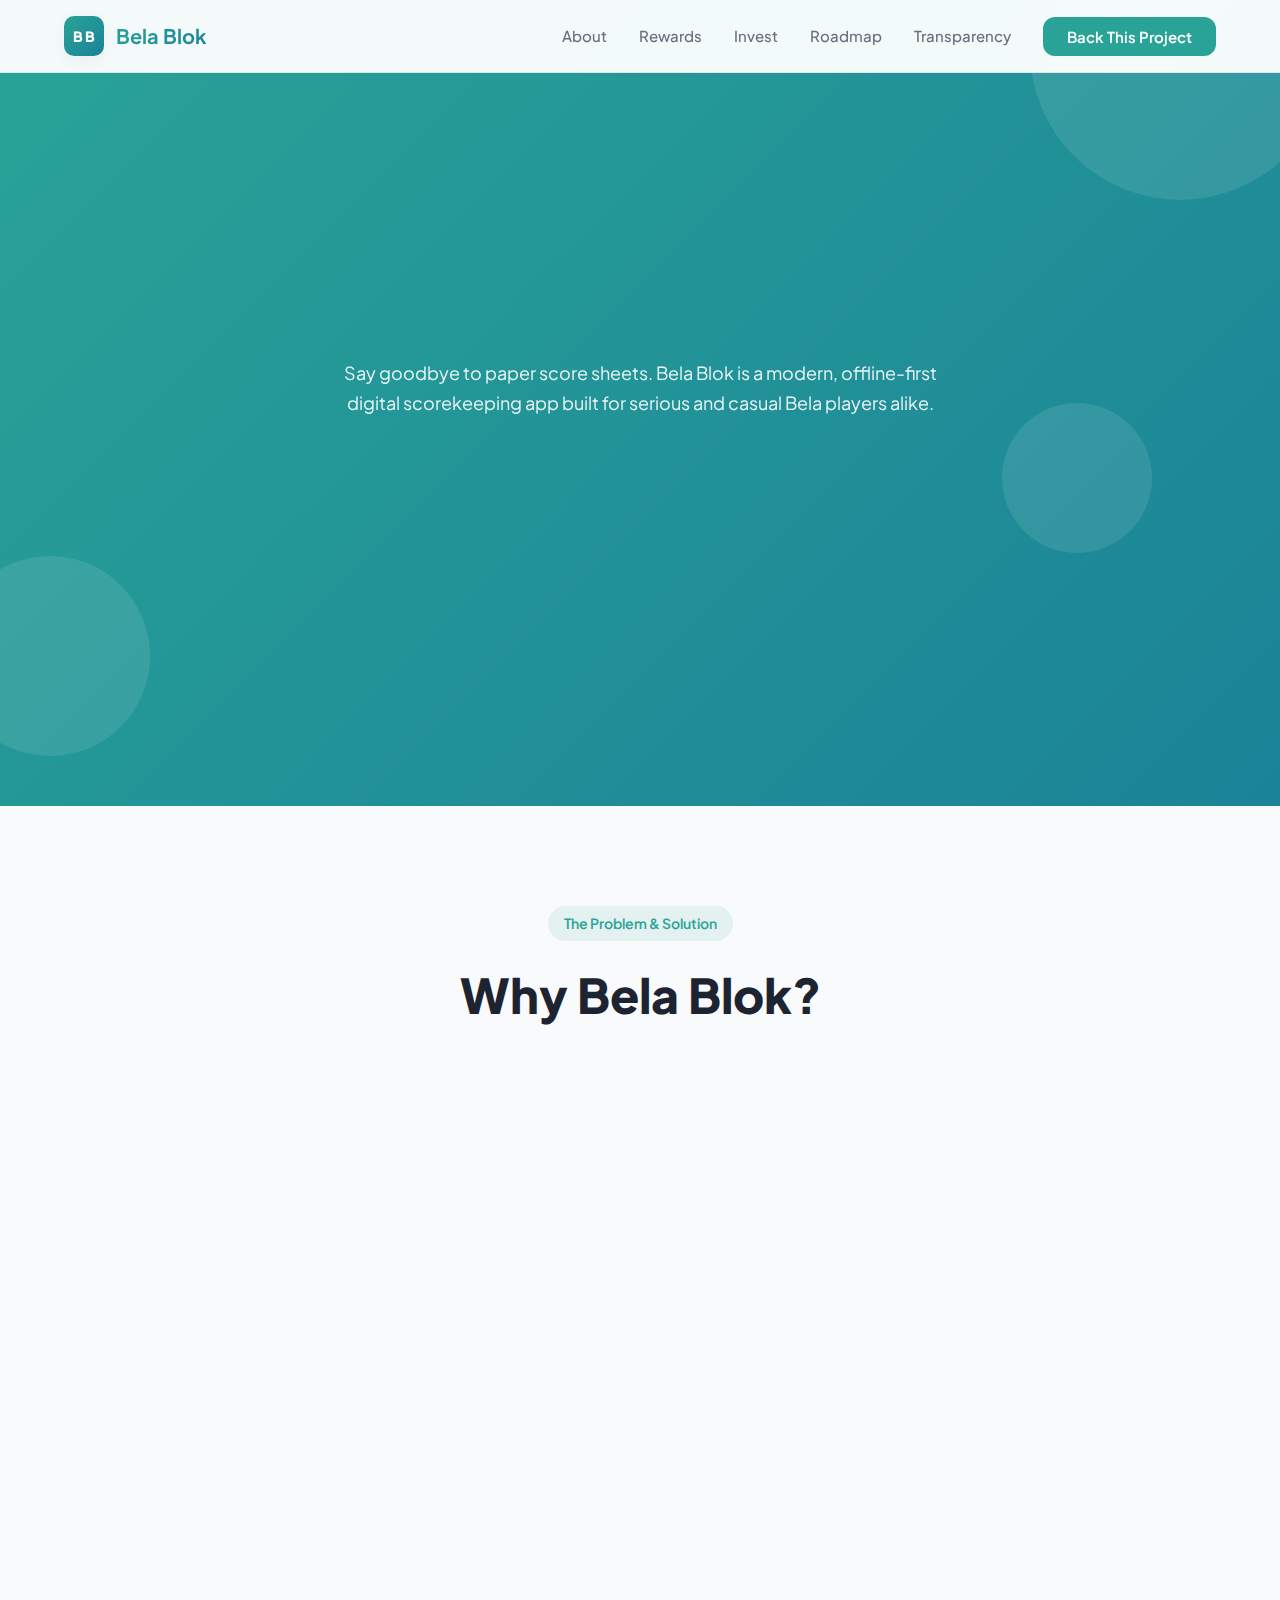
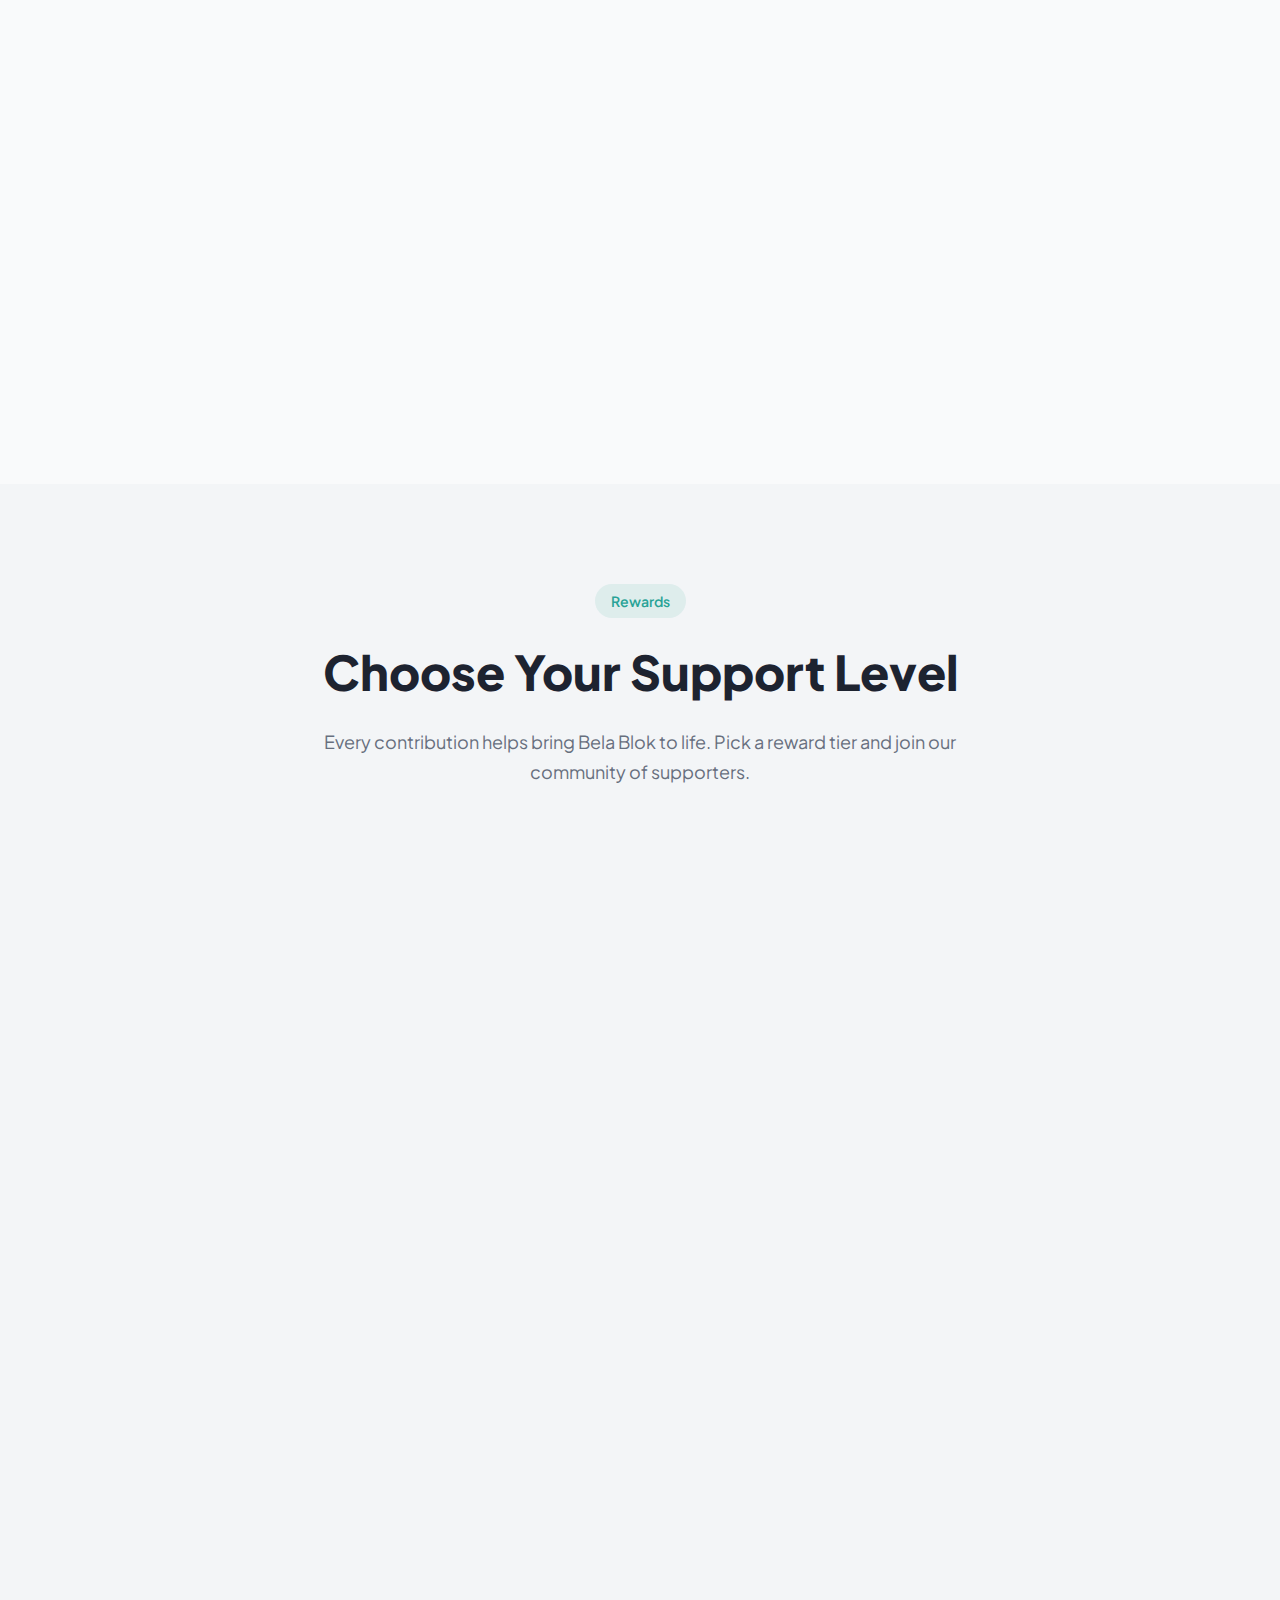
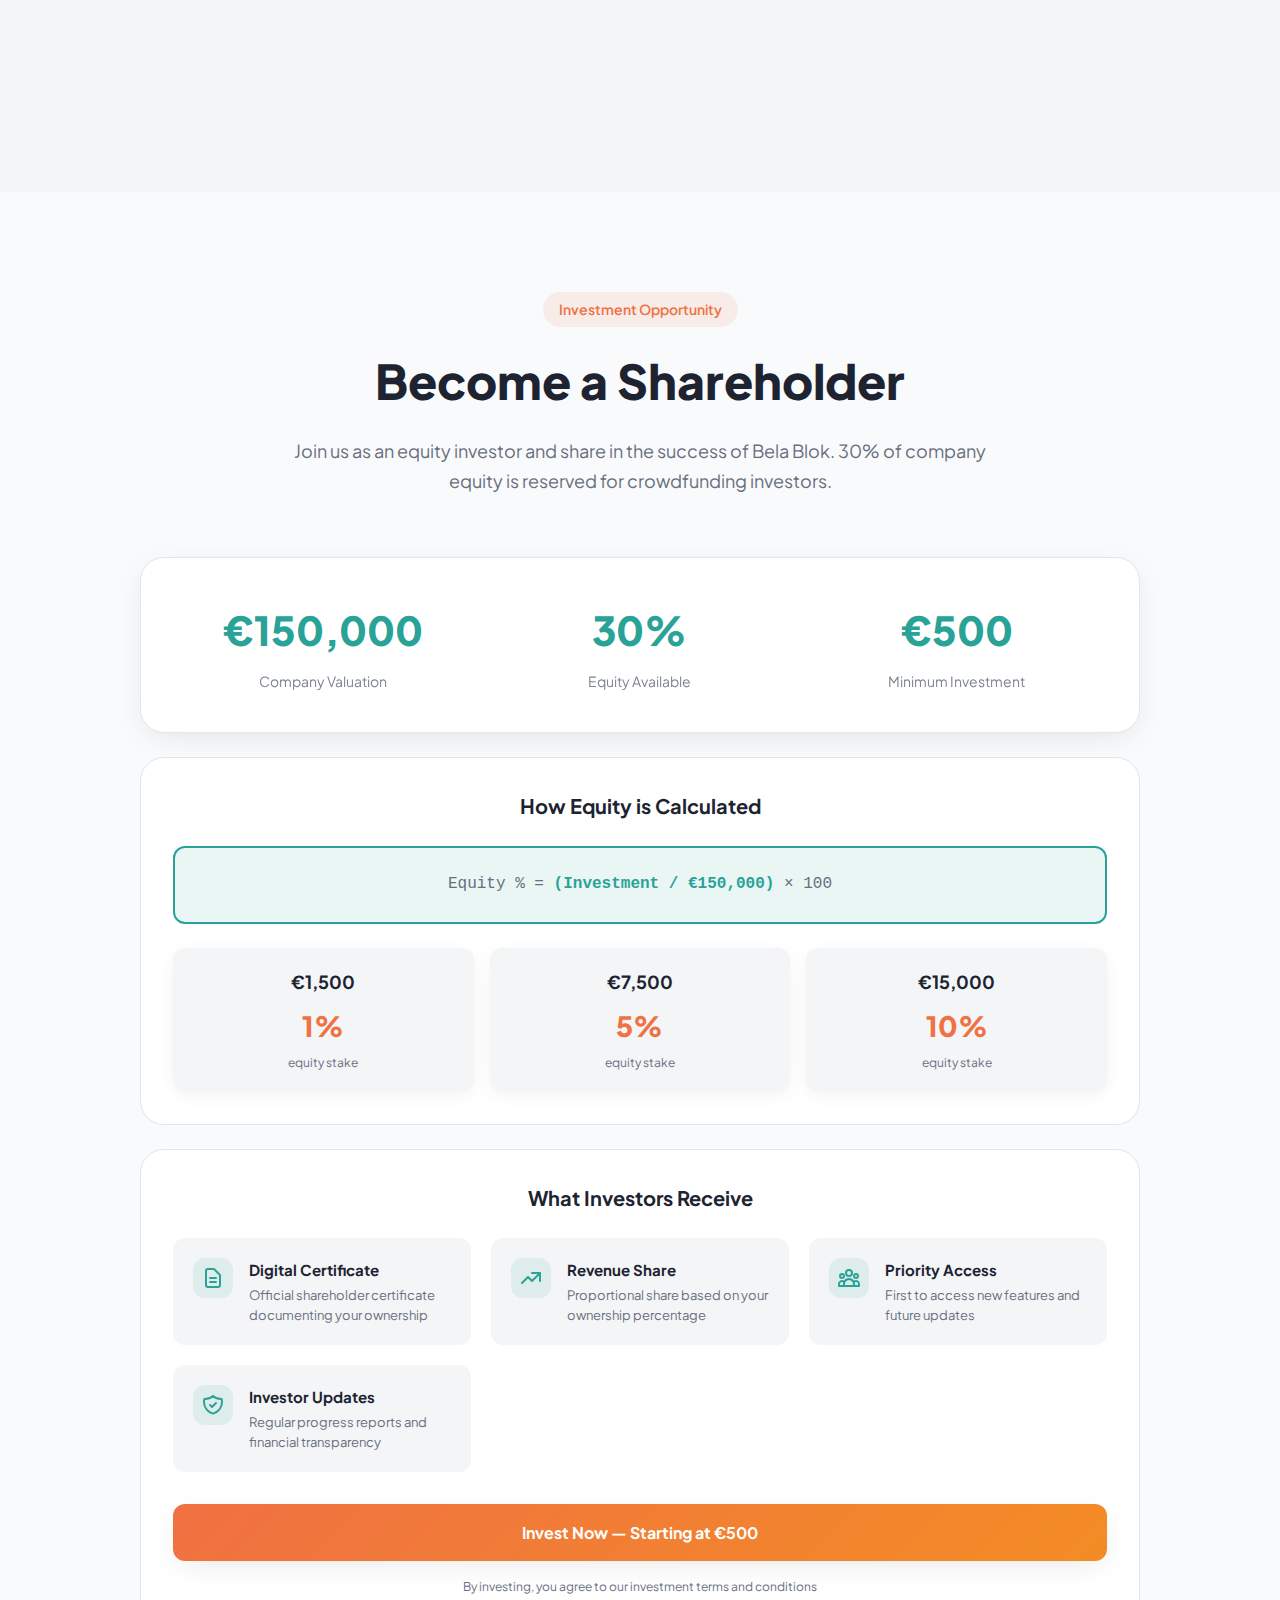
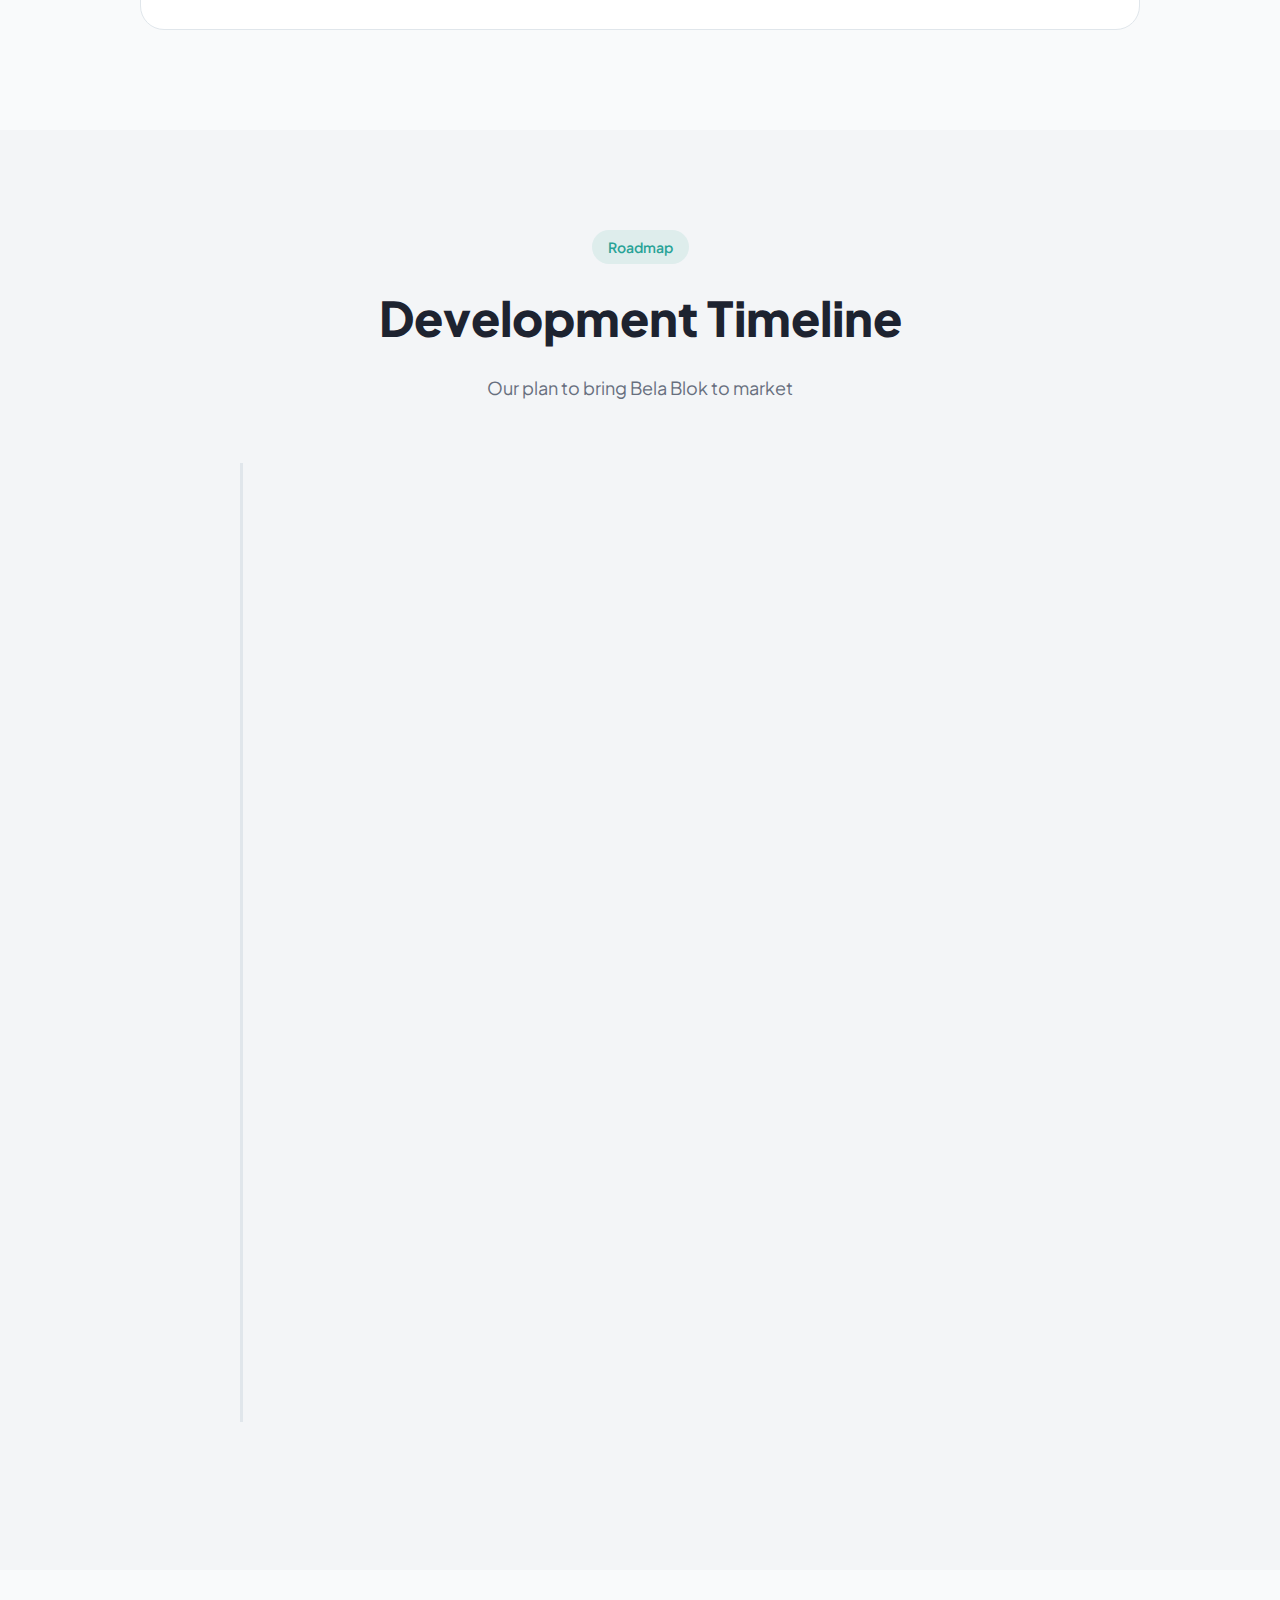
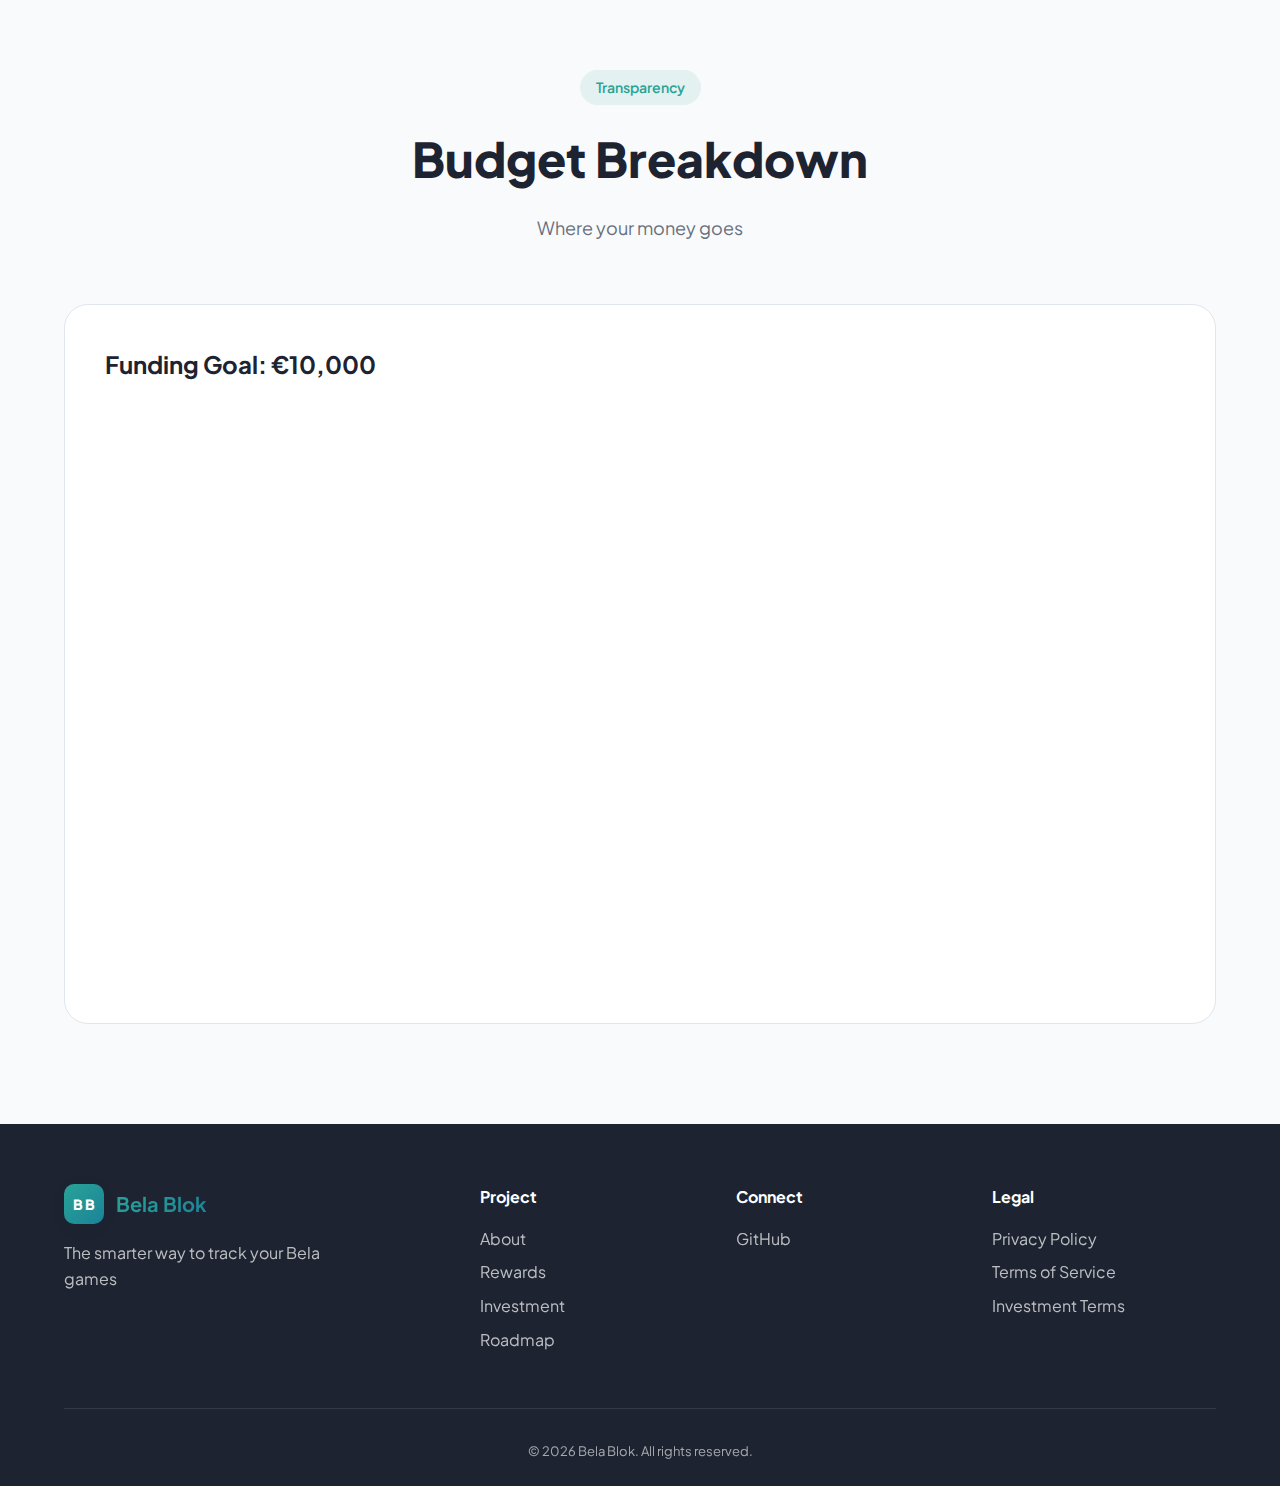
<file: pages/index.html>
<!DOCTYPE html>
<html lang="en">
<head>
    <meta charset="UTF-8">
    <meta name="viewport" content="width=device-width, initial-scale=1.0">
    <title>Bela Blok - The Smarter Way to Track Your Bela Games</title>
    <link rel="stylesheet" href="../css/styles.css">
    <link rel="preconnect" href="https://fonts.googleapis.com">
    <link rel="preconnect" href="https://fonts.gstatic.com" crossorigin>
    <link href="https://fonts.googleapis.com/css2?family=Plus+Jakarta+Sans:wght@400;500;600;700;800&display=swap" rel="stylesheet">
</head>
<body>
    <!-- Navigation -->
    <nav class="navbar">
        <div class="container">
            <div class="nav-content">
                <div class="logo">
                    <div class="logo-icon">
                        <div class="bb-letters">
                            <span>B</span>
                            <span>B</span>
                        </div>
                    </div>
                    <span class="logo-text">Bela Blok</span>
                </div>
                <div class="nav-links">
                    <a href="#about">About</a>
                    <a href="#rewards">Rewards</a>
                    <a href="#invest">Invest</a>
                    <a href="#roadmap">Roadmap</a>
                    <a href="#transparency">Transparency</a>
                    <button class="btn-primary" onclick="scrollToSection('rewards')">Back This Project</button>
                </div>
                <button class="mobile-menu-btn" onclick="toggleMobileMenu()">
                    <span></span>
                    <span></span>
                    <span></span>
                </button>
            </div>
        </div>
    </nav>

    <!-- Hero Section -->
    <section class="hero gradient-hero">
        <div class="container">
            <div class="hero-content">
                <div class="hero-badge animate-fade-in-up" style="animation-delay: 0.1s">
                    <span class="badge-dot"></span>
                    Live Campaign
                </div>
                
                <h1 class="hero-title animate-fade-in-up" style="animation-delay: 0.2s">
                    <span class="title-main">Bela Blok</span>
                    <span class="title-subtitle">The smarter way to track your Bela games</span>
                </h1>
                
                <p class="hero-description animate-fade-in-up" style="animation-delay: 0.3s">
                    Say goodbye to paper score sheets. Bela Blok is a modern, offline-first digital 
                    scorekeeping app built for serious and casual Bela players alike.
                </p>
                
                <div class="hero-cta animate-fade-in-up" style="animation-delay: 0.4s">
                    <button class="btn-hero-primary" onclick="scrollToSection('rewards')">
                        Support the Project
                    </button>
                    <button class="btn-hero-secondary" onclick="scrollToSection('invest')">
                        Become a Backer
                    </button>
                </div>
                
                <!-- Funding Stats -->
                <div class="funding-stats animate-fade-in-up" style="animation-delay: 0.5s">
                    <div class="stat-item">
                        <div class="stat-value" data-target="3500">€0</div>
                        <div class="stat-label">pledged of €10,000</div>
                    </div>
                    <div class="stat-divider"></div>
                    <div class="stat-item">
                        <div class="stat-value" data-target="127">0</div>
                        <div class="stat-label">backers</div>
                    </div>
                    <div class="stat-divider"></div>
                    <div class="stat-item">
                        <div class="stat-value" data-target="23">0</div>
                        <div class="stat-label">days to go</div>
                    </div>
                </div>
                
                <div class="progress-container animate-fade-in-up" style="animation-delay: 0.6s">
                    <div class="progress-bar">
                        <div class="progress-fill" data-progress="35"></div>
                    </div>
                    <div class="progress-label">35% funded</div>
                </div>
            </div>
        </div>
        
        <div class="hero-decoration">
            <div class="decoration-circle circle-1"></div>
            <div class="decoration-circle circle-2"></div>
            <div class="decoration-circle circle-3"></div>
        </div>
    </section>

    <!-- About Section -->
    <section id="about" class="about-section">
        <div class="container">
            <div class="section-header">
                <span class="section-badge bg-primary">The Problem & Solution</span>
                <h2 class="section-title">Why Bela Blok?</h2>
            </div>
            
            <!-- Problem vs Solution -->
            <div class="comparison-grid">
                <div class="comparison-card problem-card">
                    <div class="card-header">
                        <h3 class="card-title text-destructive">The Old Way</h3>
                    </div>
                    <ul class="comparison-list">
                        <li>
                            <span class="icon-x">x</span>
                            <span>Paper gets lost, torn, or wet</span>
                        </li>
                        <li>
                            <span class="icon-x">x</span>
                            <span>Calculation mistakes cause arguments</span>
                        </li>
                        <li>
                            <span class="icon-x">x</span>
                            <span>No way to track your game history</span>
                        </li>
                        <li>
                            <span class="icon-x">x</span>
                            <span>Messy handwriting is hard to read</span>
                        </li>
                        <li>
                            <span class="icon-x">x</span>
                            <span>Always looking for a pen that works</span>
                        </li>
                    </ul>
                </div>
                
                <div class="comparison-card solution-card">
                    <div class="card-header">
                        <h3 class="card-title text-success">The Bela Blok Way</h3>
                    </div>
                    <ul class="comparison-list">
                        <li>
                            <span class="icon-check">✓</span>
                            <span>Always in your pocket, always ready</span>
                        </li>
                        <li>
                            <span class="icon-check">✓</span>
                            <span>Automatic calculations — no more disputes</span>
                        </li>
                        <li>
                            <span class="icon-check">✓</span>
                            <span>Complete game history and statistics</span>
                        </li>
                        <li>
                            <span class="icon-check">✓</span>
                            <span>Clean, readable interface</span>
                        </li>
                        <li>
                            <span class="icon-check">✓</span>
                            <span>Works offline — no internet needed</span>
                        </li>
                    </ul>
                </div>
            </div>
            
            <!-- Features Grid -->
            <div class="features-grid">
                <div class="feature-card">
                    <div class="feature-icon">
                        <svg class="icon" fill="none" viewBox="0 0 24 24" stroke="currentColor">
                            <path stroke-linecap="round" stroke-linejoin="round" stroke-width="2" d="M18.364 5.636a9 9 0 010 12.728m0 0l-2.829-2.829m2.829 2.829L21 21M15.536 8.464a5 5 0 010 7.072m0 0l-2.829-2.829m-4.243 2.829a4.978 4.978 0 01-1.414-2.83m-1.414 5.658a9 9 0 01-2.167-9.238m7.824 2.167a1 1 0 111.414 1.414m-1.414-1.414L3 3m8.293 8.293l1.414 1.414" />
                        </svg>
                    </div>
                    <h3 class="feature-title">Works Offline</h3>
                    <p class="feature-description">No internet? No problem. Track games anywhere, anytime.</p>
                </div>
                
                <div class="feature-card">
                    <div class="feature-icon">
                        <svg class="icon" fill="none" viewBox="0 0 24 24" stroke="currentColor">
                            <path stroke-linecap="round" stroke-linejoin="round" stroke-width="2" d="M13 10V3L4 14h7v7l9-11h-7z" />
                        </svg>
                    </div>
                    <h3 class="feature-title">Lightning Fast</h3>
                    <p class="feature-description">Add scores with just a few taps. No more fumbling with paper.</p>
                </div>
                
                <div class="feature-card">
                    <div class="feature-icon">
                        <svg class="icon" fill="none" viewBox="0 0 24 24" stroke="currentColor">
                            <path stroke-linecap="round" stroke-linejoin="round" stroke-width="2" d="M9 19v-6a2 2 0 00-2-2H5a2 2 0 00-2 2v6a2 2 0 002 2h2a2 2 0 002-2zm0 0V9a2 2 0 012-2h2a2 2 0 012 2v10m-6 0a2 2 0 002 2h2a2 2 0 002-2m0 0V5a2 2 0 012-2h2a2 2 0 012 2v14a2 2 0 01-2 2h-2a2 2 0 01-2-2z" />
                        </svg>
                    </div>
                    <h3 class="feature-title">Smart Statistics</h3>
                    <p class="feature-description">Track your performance over time with detailed insights.</p>
                </div>
                
                <div class="feature-card">
                    <div class="feature-icon">
                        <svg class="icon" fill="none" viewBox="0 0 24 24" stroke="currentColor">
                            <path stroke-linecap="round" stroke-linejoin="round" stroke-width="2" d="M12 18h.01M8 21h8a2 2 0 002-2V5a2 2 0 00-2-2H8a2 2 0 00-2 2v14a2 2 0 002 2z" />
                        </svg>
                    </div>
                    <h3 class="feature-title">Clean Interface</h3>
                    <p class="feature-description">Beautiful, ad-free design that stays out of your way.</p>
                </div>
                
                <div class="feature-card">
                    <div class="feature-icon">
                        <svg class="icon" fill="none" viewBox="0 0 24 24" stroke="currentColor">
                            <path stroke-linecap="round" stroke-linejoin="round" stroke-width="2" d="M17 20h5v-2a3 3 0 00-5.356-1.857M17 20H7m10 0v-2c0-.656-.126-1.283-.356-1.857M7 20H2v-2a3 3 0 015.356-1.857M7 20v-2c0-.656.126-1.283.356-1.857m0 0a5.002 5.002 0 019.288 0M15 7a3 3 0 11-6 0 3 3 0 016 0zm6 3a2 2 0 11-4 0 2 2 0 014 0zM7 10a2 2 0 11-4 0 2 2 0 014 0z" />
                        </svg>
                    </div>
                    <h3 class="feature-title">Team Tracking</h3>
                    <p class="feature-description">Keep score for 2 team games effortlessly.</p>
                </div>
                
                <div class="feature-card">
                    <div class="feature-icon">
                        <svg class="icon" fill="none" viewBox="0 0 24 24" stroke="currentColor">
                            <path stroke-linecap="round" stroke-linejoin="round" stroke-width="2" d="M3 15a4 4 0 004 4h9a5 5 0 10-.1-9.999 5.002 5.002 0 10-9.78 2.096A4.001 4.001 0 003 15z" />
                        </svg>
                    </div>
                    <h3 class="feature-title">Cloud Sync</h3>
                    <p class="feature-description">Optional sync across devices to never lose your data.</p>
                </div>
            </div>
        </div>
    </section>

    <!-- Rewards Section -->
    <section id="rewards" class="rewards-section">
        <div class="container">
            <div class="section-header">
                <span class="section-badge bg-primary">Rewards</span>
                <h2 class="section-title">Choose Your Support Level</h2>
                <p class="section-description">
                    Every contribution helps bring Bela Blok to life. Pick a reward tier and join our community of supporters.
                </p>
            </div>
            
            <div class="rewards-grid">
                <!-- Tier 1: €3 -->
                <div class="reward-card">
                    <div class="reward-header">
                        <div class="reward-icon">
                            <svg class="icon" fill="none" viewBox="0 0 24 24" stroke="currentColor">
                                <path stroke-linecap="round" stroke-linejoin="round" stroke-width="2" d="M12 8c-1.657 0-3 .895-3 2s1.343 2 3 2 3 .895 3 2-1.343 2-3 2m0-8c1.11 0 2.08.402 2.599 1M12 8V7m0 1v8m0 0v1m0-1c-1.11 0-2.08-.402-2.599-1M21 12a9 9 0 11-18 0 9 9 0 0118 0z" />
                            </svg>
                        </div>
                        <div class="reward-price">€3</div>
                    </div>
                    <h3 class="reward-title">Buy me a coffee</h3>
                    <ul class="reward-benefits">
                        <li>
                            <svg class="check-icon" fill="none" viewBox="0 0 24 24" stroke="currentColor">
                                <path stroke-linecap="round" stroke-linejoin="round" stroke-width="2" d="M5 13l4 4L19 7" />
                            </svg>
                            Thank you email
                        </li>
                        <li>
                            <svg class="check-icon" fill="none" viewBox="0 0 24 24" stroke="currentColor">
                                <path stroke-linecap="round" stroke-linejoin="round" stroke-width="2" d="M5 13l4 4L19 7" />
                            </svg>
                            Name listed on supporter wall
                        </li>
                    </ul>
                    <button class="btn-reward" onclick="openRewardModal(3, 'Buy me a coffee', ['Thank you email', 'Name listed on supporter wall'])">
                        Select Reward
                    </button>
                    <p class="reward-backers">127 backers</p>
                </div>
                
                <!-- Tier 2: €10 -->
                <div class="reward-card">
                    <div class="reward-header">
                        <div class="reward-icon">
                            <svg class="icon" fill="none" viewBox="0 0 24 24" stroke="currentColor">
                                <path stroke-linecap="round" stroke-linejoin="round" stroke-width="2" d="M11.049 2.927c.3-.921 1.603-.921 1.902 0l1.519 4.674a1 1 0 00.95.69h4.915c.969 0 1.371 1.24.588 1.81l-3.976 2.888a1 1 0 00-.363 1.118l1.518 4.674c.3.922-.755 1.688-1.538 1.118l-3.976-2.888a1 1 0 00-1.176 0l-3.976 2.888c-.783.57-1.838-.197-1.538-1.118l1.518-4.674a1 1 0 00-.363-1.118l-3.976-2.888c-.784-.57-.38-1.81.588-1.81h4.914a1 1 0 00.951-.69l1.519-4.674z" />
                            </svg>
                        </div>
                        <div class="reward-price">€10</div>
                    </div>
                    <h3 class="reward-title">Early Supporter</h3>
                    <ul class="reward-benefits">
                        <li>
                            <svg class="check-icon" fill="none" viewBox="0 0 24 24" stroke="currentColor">
                                <path stroke-linecap="round" stroke-linejoin="round" stroke-width="2" d="M5 13l4 4L19 7" />
                            </svg>
                            All previous rewards
                        </li>
                        <li>
                            <svg class="check-icon" fill="none" viewBox="0 0 24 24" stroke="currentColor">
                                <path stroke-linecap="round" stroke-linejoin="round" stroke-width="2" d="M5 13l4 4L19 7" />
                            </svg>
                            Early access to the app
                        </li>
                    </ul>
                    <button class="btn-reward" onclick="openRewardModal(10, 'Early Supporter', ['All previous rewards', 'Early access to the app'])">
                        Select Reward
                    </button>
                    <p class="reward-backers">84 backers</p>
                </div>
                
                <!-- Tier 3: €25 - Most Popular -->
                <div class="reward-card featured">
                    <div class="popular-badge gradient-accent">Most Popular</div>
                    <div class="reward-header">
                        <div class="reward-icon">
                            <svg class="icon" fill="none" viewBox="0 0 24 24" stroke="currentColor">
                                <path stroke-linecap="round" stroke-linejoin="round" stroke-width="2" d="M5 3v4M3 5h4M6 17v4m-2-2h4m5-16l2.286 6.857L21 12l-5.714 2.143L13 21l-2.286-6.857L5 12l5.714-2.143L13 3z" />
                            </svg>
                        </div>
                        <div class="reward-price">€25</div>
                    </div>
                    <h3 class="reward-title">Premium Player</h3>
                    <ul class="reward-benefits">
                        <li>
                            <svg class="check-icon" fill="none" viewBox="0 0 24 24" stroke="currentColor">
                                <path stroke-linecap="round" stroke-linejoin="round" stroke-width="2" d="M5 13l4 4L19 7" />
                            </svg>
                            All previous rewards
                        </li>
                        <li>
                            <svg class="check-icon" fill="none" viewBox="0 0 24 24" stroke="currentColor">
                                <path stroke-linecap="round" stroke-linejoin="round" stroke-width="2" d="M5 13l4 4L19 7" />
                            </svg>
                            Free Premium In-App Package
                        </li>
                        <li>
                            <svg class="check-icon" fill="none" viewBox="0 0 24 24" stroke="currentColor">
                                <path stroke-linecap="round" stroke-linejoin="round" stroke-width="2" d="M5 13l4 4L19 7" />
                            </svg>
                            Advanced statistics & themes
                        </li>
                    </ul>
                    <button class="btn-reward featured-btn" onclick="openRewardModal(25, 'Premium Player', ['All previous rewards', 'Free Premium In-App Package', 'Advanced statistics & themes'])">
                        Select Reward
                    </button>
                    <p class="reward-backers">156 backers</p>
                </div>
                
                <!-- Tier 4: €50 -->
                <div class="reward-card">
                    <div class="reward-header">
                        <div class="reward-icon">
                            <svg class="icon" fill="none" viewBox="0 0 24 24" stroke="currentColor">
                                <path stroke-linecap="round" stroke-linejoin="round" stroke-width="2" d="M9 12l2 2 4-4M7.835 4.697a3.42 3.42 0 001.946-.806 3.42 3.42 0 014.438 0 3.42 3.42 0 001.946.806 3.42 3.42 0 013.138 3.138 3.42 3.42 0 00.806 1.946 3.42 3.42 0 010 4.438 3.42 3.42 0 00-.806 1.946 3.42 3.42 0 01-3.138 3.138 3.42 3.42 0 00-1.946.806 3.42 3.42 0 01-4.438 0 3.42 3.42 0 00-1.946-.806 3.42 3.42 0 01-3.138-3.138 3.42 3.42 0 00-.806-1.946 3.42 3.42 0 010-4.438 3.42 3.42 0 00.806-1.946 3.42 3.42 0 013.138-3.138z" />
                            </svg>
                        </div>
                        <div class="reward-price">€50</div>
                    </div>
                    <h3 class="reward-title">Founder Pack</h3>
                    <ul class="reward-benefits">
                        <li>
                            <svg class="check-icon" fill="none" viewBox="0 0 24 24" stroke="currentColor">
                                <path stroke-linecap="round" stroke-linejoin="round" stroke-width="2" d="M5 13l4 4L19 7" />
                            </svg>
                            All previous rewards
                        </li>
                        <li>
                            <svg class="check-icon" fill="none" viewBox="0 0 24 24" stroke="currentColor">
                                <path stroke-linecap="round" stroke-linejoin="round" stroke-width="2" d="M5 13l4 4L19 7" />
                            </svg>
                            Lifetime Premium
                        </li>
                        <li>
                            <svg class="check-icon" fill="none" viewBox="0 0 24 24" stroke="currentColor">
                                <path stroke-linecap="round" stroke-linejoin="round" stroke-width="2" d="M5 13l4 4L19 7" />
                            </svg>
                            Exclusive founder badge
                        </li>
                    </ul>
                    <button class="btn-reward" onclick="openRewardModal(50, 'Founder Pack', ['All previous rewards', 'Lifetime Premium', 'Exclusive founder badge'])">
                        Select Reward
                    </button>
                    <p class="reward-backers">43 backers</p>
                </div>
                
                <!-- Tier 5: €100 -->
                <div class="reward-card">
                    <div class="reward-header">
                        <div class="reward-icon">
                            <svg class="icon" fill="none" viewBox="0 0 24 24" stroke="currentColor">
                                <path stroke-linecap="round" stroke-linejoin="round" stroke-width="2" d="M19 21V5a2 2 0 00-2-2H7a2 2 0 00-2 2v16m14 0h2m-2 0h-5m-9 0H3m2 0h5M9 7h1m-1 4h1m4-4h1m-1 4h1m-5 10v-5a1 1 0 011-1h2a1 1 0 011 1v5m-4 0h4" />
                            </svg>
                        </div>
                        <div class="reward-price">€100</div>
                    </div>
                    <h3 class="reward-title">Sponsor</h3>
                    <ul class="reward-benefits">
                        <li>
                            <svg class="check-icon" fill="none" viewBox="0 0 24 24" stroke="currentColor">
                                <path stroke-linecap="round" stroke-linejoin="round" stroke-width="2" d="M5 13l4 4L19 7" />
                            </svg>
                            All previous rewards
                        </li>
                        <li>
                            <svg class="check-icon" fill="none" viewBox="0 0 24 24" stroke="currentColor">
                                <path stroke-linecap="round" stroke-linejoin="round" stroke-width="2" d="M5 13l4 4L19 7" />
                            </svg>
                            Name/logo in app credits
                        </li>
                        <li>
                            <svg class="check-icon" fill="none" viewBox="0 0 24 24" stroke="currentColor">
                                <path stroke-linecap="round" stroke-linejoin="round" stroke-width="2" d="M5 13l4 4L19 7" />
                            </svg>
                            Priority support
                        </li>
                    </ul>
                    <button class="btn-reward" onclick="openRewardModal(100, 'Sponsor', ['All previous rewards', 'Name/logo in app credits', 'Priority support'])">
                        Select Reward
                    </button>
                    <p class="reward-backers">12 backers</p>
                </div>
            </div>
        </div>
    </section>

    <!-- Investment/Equity Section -->
    <section id="invest" class="invest-section">
        <div class="container">
            <div class="section-header">
                <span class="section-badge bg-accent">Investment Opportunity</span>
                <h2 class="section-title">Become a Shareholder</h2>
                <p class="section-description">
                    Join us as an equity investor and share in the success of Bela Blok. 
                    30% of company equity is reserved for crowdfunding investors.
                </p>
            </div>
            
            <div class="invest-container">
                <div class="invest-info">
                    <!-- Company Stats -->
                    <div class="stats-card">
                        <div class="stat-box">
                            <div class="stat-number">€150,000</div>
                            <div class="stat-label">Company Valuation</div>
                        </div>
                        <div class="stat-box">
                            <div class="stat-number">30%</div>
                            <div class="stat-label">Equity Available</div>
                        </div>
                        <div class="stat-box">
                            <div class="stat-number">€500</div>
                            <div class="stat-label">Minimum Investment</div>
                        </div>
                    </div>
                    
                    <!-- Equity Formula -->
                    <div class="formula-card">
                        <h3 class="formula-title">How Equity is Calculated</h3>
                        <div class="formula-box">
                            <span class="formula-text">Equity % = </span>
                            <span class="formula-highlight">(Investment / €150,000)</span>
                            <span class="formula-text"> × 100</span>
                        </div>
                        <div class="examples-grid">
                            <div class="example-box">
                                <div class="example-investment">€1,500</div>
                                <div class="example-equity">1%</div>
                                <div class="example-label">equity stake</div>
                            </div>
                            <div class="example-box">
                                <div class="example-investment">€7,500</div>
                                <div class="example-equity">5%</div>
                                <div class="example-label">equity stake</div>
                            </div>
                            <div class="example-box">
                                <div class="example-investment">€15,000</div>
                                <div class="example-equity">10%</div>
                                <div class="example-label">equity stake</div>
                            </div>
                        </div>
                    </div>
                    
                    <!-- Investor Benefits -->
                    <div class="benefits-card">
                        <h3 class="benefits-title">What Investors Receive</h3>
                        <div class="benefits-grid">
                            <div class="benefit-item">
                                <div class="benefit-icon">
                                    <svg class="icon" fill="none" viewBox="0 0 24 24" stroke="currentColor">
                                        <path stroke-linecap="round" stroke-linejoin="round" stroke-width="2" d="M9 12h6m-6 4h6m2 5H7a2 2 0 01-2-2V5a2 2 0 012-2h5.586a1 1 0 01.707.293l5.414 5.414a1 1 0 01.293.707V19a2 2 0 01-2 2z" />
                                    </svg>
                                </div>
                                <div class="benefit-content">
                                    <div class="benefit-name">Digital Certificate</div>
                                    <div class="benefit-desc">Official shareholder certificate documenting your ownership</div>
                                </div>
                            </div>
                            
                            <div class="benefit-item">
                                <div class="benefit-icon">
                                    <svg class="icon" fill="none" viewBox="0 0 24 24" stroke="currentColor">
                                        <path stroke-linecap="round" stroke-linejoin="round" stroke-width="2" d="M13 7h8m0 0v8m0-8l-8 8-4-4-6 6" />
                                    </svg>
                                </div>
                                <div class="benefit-content">
                                    <div class="benefit-name">Revenue Share</div>
                                    <div class="benefit-desc">Proportional share based on your ownership percentage</div>
                                </div>
                            </div>
                            
                            <div class="benefit-item">
                                <div class="benefit-icon">
                                    <svg class="icon" fill="none" viewBox="0 0 24 24" stroke="currentColor">
                                        <path stroke-linecap="round" stroke-linejoin="round" stroke-width="2" d="M17 20h5v-2a3 3 0 00-5.356-1.857M17 20H7m10 0v-2c0-.656-.126-1.283-.356-1.857M7 20H2v-2a3 3 0 015.356-1.857M7 20v-2c0-.656.126-1.283.356-1.857m0 0a5.002 5.002 0 019.288 0M15 7a3 3 0 11-6 0 3 3 0 016 0zm6 3a2 2 0 11-4 0 2 2 0 014 0zM7 10a2 2 0 11-4 0 2 2 0 014 0z" />
                                    </svg>
                                </div>
                                <div class="benefit-content">
                                    <div class="benefit-name">Priority Access</div>
                                    <div class="benefit-desc">First to access new features and future updates</div>
                                </div>
                            </div>
                            
                            <div class="benefit-item">
                                <div class="benefit-icon">
                                    <svg class="icon" fill="none" viewBox="0 0 24 24" stroke="currentColor">
                                        <path stroke-linecap="round" stroke-linejoin="round" stroke-width="2" d="M9 12l2 2 4-4m5.618-4.016A11.955 11.955 0 0112 2.944a11.955 11.955 0 01-8.618 3.04A12.02 12.02 0 003 9c0 5.591 3.824 10.29 9 11.622 5.176-1.332 9-6.03 9-11.622 0-1.042-.133-2.052-.382-3.016z" />
                                    </svg>
                                </div>
                                <div class="benefit-content">
                                    <div class="benefit-name">Investor Updates</div>
                                    <div class="benefit-desc">Regular progress reports and financial transparency</div>
                                </div>
                            </div>
                        </div>
                        
                        <button class="btn-invest" onclick="openInvestModal()">
                            Invest Now — Starting at €500
                        </button>
                        <p class="invest-disclaimer">By investing, you agree to our investment terms and conditions</p>
                    </div>
                </div>
            </div>
        </div>
    </section>

    <!-- Roadmap Section -->
    <section id="roadmap" class="roadmap-section">
        <div class="container">
            <div class="section-header">
                <span class="section-badge bg-primary">Roadmap</span>
                <h2 class="section-title">Development Timeline</h2>
                <p class="section-description">Our plan to bring Bela Blok to market</p>
            </div>
            
            <div class="timeline">
                <div class="timeline-item completed">
                    <div class="timeline-marker"></div>
                    <div class="timeline-content">
                        <div class="timeline-date">Q4 2025 • Completed</div>
                        <h3 class="timeline-title">Concept & Design</h3>
                        <p class="timeline-description">
                            Market research, user interviews, UI/UX design, and technical architecture planning.
                        </p>
                    </div>
                </div>
                
                <div class="timeline-item active">
                    <div class="timeline-marker"></div>
                    <div class="timeline-content">
                        <div class="timeline-date">Q1 2026 • In Progress</div>
                        <h3 class="timeline-title">MVP Development</h3>
                        <p class="timeline-description">
                            Building core features: score tracking, offline sync, basic statistics, and responsive design.
                        </p>
                        <div class="timeline-progress">
                            <div class="timeline-progress-bar">
                                <div class="timeline-progress-fill" style="width: 60%"></div>
                            </div>
                            <span class="timeline-progress-label">60% complete</span>
                        </div>
                    </div>
                </div>
                
                <div class="timeline-item">
                    <div class="timeline-marker"></div>
                    <div class="timeline-content">
                        <div class="timeline-date">Q2 2026</div>
                        <h3 class="timeline-title">Beta Testing</h3>
                        <p class="timeline-description">
                            Limited release to early supporters for testing, feedback collection, and bug fixes.
                        </p>
                    </div>
                </div>
                
                <div class="timeline-item">
                    <div class="timeline-marker"></div>
                    <div class="timeline-content">
                        <div class="timeline-date">Q3 2026</div>
                        <h3 class="timeline-title">Public Launch</h3>
                        <p class="timeline-description">
                            Official release on App Store and Google Play. Marketing campaign and user acquisition.
                        </p>
                    </div>
                </div>
                
                <div class="timeline-item">
                    <div class="timeline-marker"></div>
                    <div class="timeline-content">
                        <div class="timeline-date">Q4 2026</div>
                        <h3 class="timeline-title">Premium Features</h3>
                        <p class="timeline-description">
                            Advanced statistics, custom themes, tournament mode, multiplayer sync, and more.
                        </p>
                    </div>
                </div>
            </div>
        </div>
    </section>

    <!-- Transparency Section -->
    <section id="transparency" class="transparency-section">
        <div class="container">
            <div class="section-header">
                <span class="section-badge bg-primary">Transparency</span>
                <h2 class="section-title">Budget Breakdown</h2>
                <p class="section-description">Where your money goes</p>
            </div>
            
            <div class="transparency-grid">
                <div class="budget-card">
                    <h3 class="budget-title">Funding Goal: €10,000</h3>
                    
                    <div class="budget-items">
                        <div class="budget-item">
                            <div class="budget-item-header">
                                <span class="budget-item-label">Development Costs</span>
                                <span class="budget-item-percent">45%</span>
                            </div>
                            <div class="budget-bar">
                                <div class="budget-fill" style="width: 45%; background: hsl(174 60% 40%)"></div>
                            </div>
                            <div class="budget-amount">€4,500</div>
                        </div>
                        
                        <div class="budget-item">
                            <div class="budget-item-header">
                                <span class="budget-item-label">App Store Fees & Hosting</span>
                                <span class="budget-item-percent">20%</span>
                            </div>
                            <div class="budget-bar">
                                <div class="budget-fill" style="width: 20%; background: hsl(190 70% 35%)"></div>
                            </div>
                            <div class="budget-amount">€2,000</div>
                        </div>
                        
                        <div class="budget-item">
                            <div class="budget-item-header">
                                <span class="budget-item-label">Marketing & User Acquisition</span>
                                <span class="budget-item-percent">15%</span>
                            </div>
                            <div class="budget-bar">
                                <div class="budget-fill" style="width: 15%; background: hsl(16 85% 60%)"></div>
                            </div>
                            <div class="budget-amount">€1,500</div>
                        </div>
                        
                        <div class="budget-item">
                            <div class="budget-item-header">
                                <span class="budget-item-label">Platform Fees (Crowdfunding)</span>
                                <span class="budget-item-percent">10%</span>
                            </div>
                            <div class="budget-bar">
                                <div class="budget-fill" style="width: 10%; background: hsl(30 90% 55%)"></div>
                            </div>
                            <div class="budget-amount">€1,000</div>
                        </div>
                        
                        <div class="budget-item">
                            <div class="budget-item-header">
                                <span class="budget-item-label">Legal & Administrative</span>
                                <span class="budget-item-percent">10%</span>
                            </div>
                            <div class="budget-bar">
                                <div class="budget-fill" style="width: 10%; background: hsl(150 60% 45%)"></div>
                            </div>
                            <div class="budget-amount">€1,000</div>
                        </div>
                    </div>
                </div>
            </div>
        </div>
    </section>

    <!-- Footer -->
    <footer class="footer">
        <div class="container">
            <div class="footer-content">
                <div class="footer-brand">
                    <div class="logo">
                        <div class="logo-icon">
                            <div class="bb-letters">
                                <span>B</span>
                                <span>B</span>
                            </div>
                        </div>
                        <span class="logo-text">Bela Blok</span>
                    </div>
                    <p class="footer-tagline">The smarter way to track your Bela games</p>
                </div>
                
                <div class="footer-links">
                    <div class="footer-column">
                        <h4 class="footer-column-title">Project</h4>
                        <a href="#about">About</a>
                        <a href="#rewards">Rewards</a>
                        <a href="#invest">Investment</a>
                        <a href="#roadmap">Roadmap</a>
                    </div>
                    
                    <div class="footer-column">
                        <h4 class="footer-column-title">Connect</h4>
                        <a href="https://github.com/Nmarino8">GitHub</a>
                    </div>
                    
                    <div class="footer-column">
                        <h4 class="footer-column-title">Legal</h4>
                        <a href="privacy-policy.html">Privacy Policy</a>
                        <a href="terms-of-service.html">Terms of Service</a>
                        <a href="investment-terms.html">Investment Terms</a>
                    </div>
                </div>
            </div>
            
            <div class="footer-bottom">
                <div class="footer-copyright">
                    © 2026 Bela Blok. All rights reserved.
                </div>
            </div>
        </div>
    </footer>

    <!-- Reward Modal -->
    <div id="rewardModal" class="modal">
        <div class="modal-overlay" onclick="closeModal()"></div>
        <div class="modal-content">
            <button class="modal-close" onclick="closeModal()">
                <svg fill="none" viewBox="0 0 24 24" stroke="currentColor">
                    <path stroke-linecap="round" stroke-linejoin="round" stroke-width="2" d="M6 18L18 6M6 6l12 12" />
                </svg>
            </button>
            
            <div id="modalBody"></div>
        </div>
    </div>

    <!-- Investment Modal -->
    <div id="investModal" class="modal">
        <div class="modal-overlay" onclick="closeInvestModal()"></div>
        <div class="modal-content">
            <button class="modal-close" onclick="closeInvestModal()">
                <svg fill="none" viewBox="0 0 24 24" stroke="currentColor">
                    <path stroke-linecap="round" stroke-linejoin="round" stroke-width="2" d="M6 18L18 6M6 6l12 12" />
                </svg>
            </button>
            
            <div id="investModalBody"></div>
        </div>
    </div>

    <script src="../js/script.js"></script>
</body>
</html>
</file>
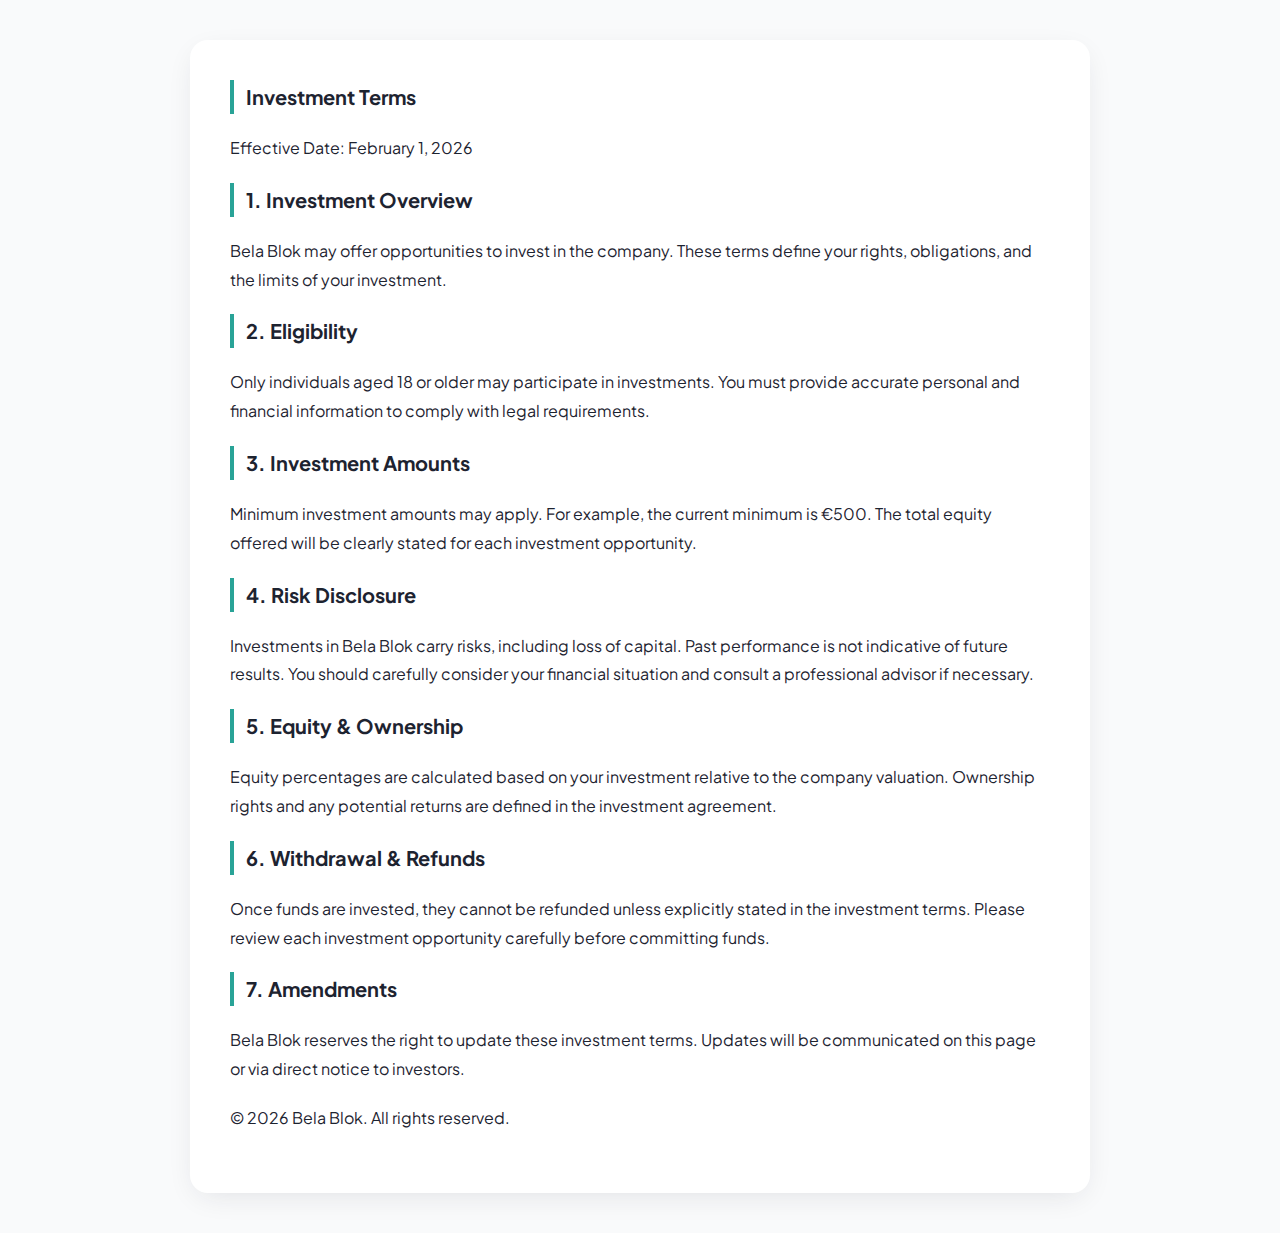
<file: pages/investment-terms.html>
<!DOCTYPE html>
<html lang="en">
<head>
    <meta charset="UTF-8">
    <meta name="viewport" content="width=device-width, initial-scale=1.0">
    <title>Investment Terms - Bela Blok</title>
    <link rel="stylesheet" href="../css/legal.css">
</head>
<body>
    <div class="container">
        <h1 class="section-title">Investment Terms</h1>
        <p class="section-description">Effective Date: February 1, 2026</p>

        <div class="section">
            <h2 class="section-title">1. Investment Overview</h2>
            <p class="section-description">
                Bela Blok may offer opportunities to invest in the company. These terms define your rights, obligations, and the limits of your investment.
            </p>
        </div>

        <div class="section">
            <h2 class="section-title">2. Eligibility</h2>
            <p class="section-description">
                Only individuals aged 18 or older may participate in investments. You must provide accurate personal and financial information to comply with legal requirements.
            </p>
        </div>

        <div class="section">
            <h2 class="section-title">3. Investment Amounts</h2>
            <p class="section-description">
                Minimum investment amounts may apply. For example, the current minimum is €500. The total equity offered will be clearly stated for each investment opportunity.
            </p>
        </div>

        <div class="section">
            <h2 class="section-title">4. Risk Disclosure</h2>
            <p class="section-description">
                Investments in Bela Blok carry risks, including loss of capital. Past performance is not indicative of future results. You should carefully consider your financial situation and consult a professional advisor if necessary.
            </p>
        </div>

        <div class="section">
            <h2 class="section-title">5. Equity & Ownership</h2>
            <p class="section-description">
                Equity percentages are calculated based on your investment relative to the company valuation. Ownership rights and any potential returns are defined in the investment agreement.
            </p>
        </div>

        <div class="section">
            <h2 class="section-title">6. Withdrawal & Refunds</h2>
            <p class="section-description">
                Once funds are invested, they cannot be refunded unless explicitly stated in the investment terms. Please review each investment opportunity carefully before committing funds.
            </p>
        </div>

        <div class="section">
            <h2 class="section-title">7. Amendments</h2>
            <p class="section-description">
                Bela Blok reserves the right to update these investment terms. Updates will be communicated on this page or via direct notice to investors.
            </p>
        </div>

        <p class="section-description">&copy; 2026 Bela Blok. All rights reserved.</p>
    </div>
</body>
</html>
</file>
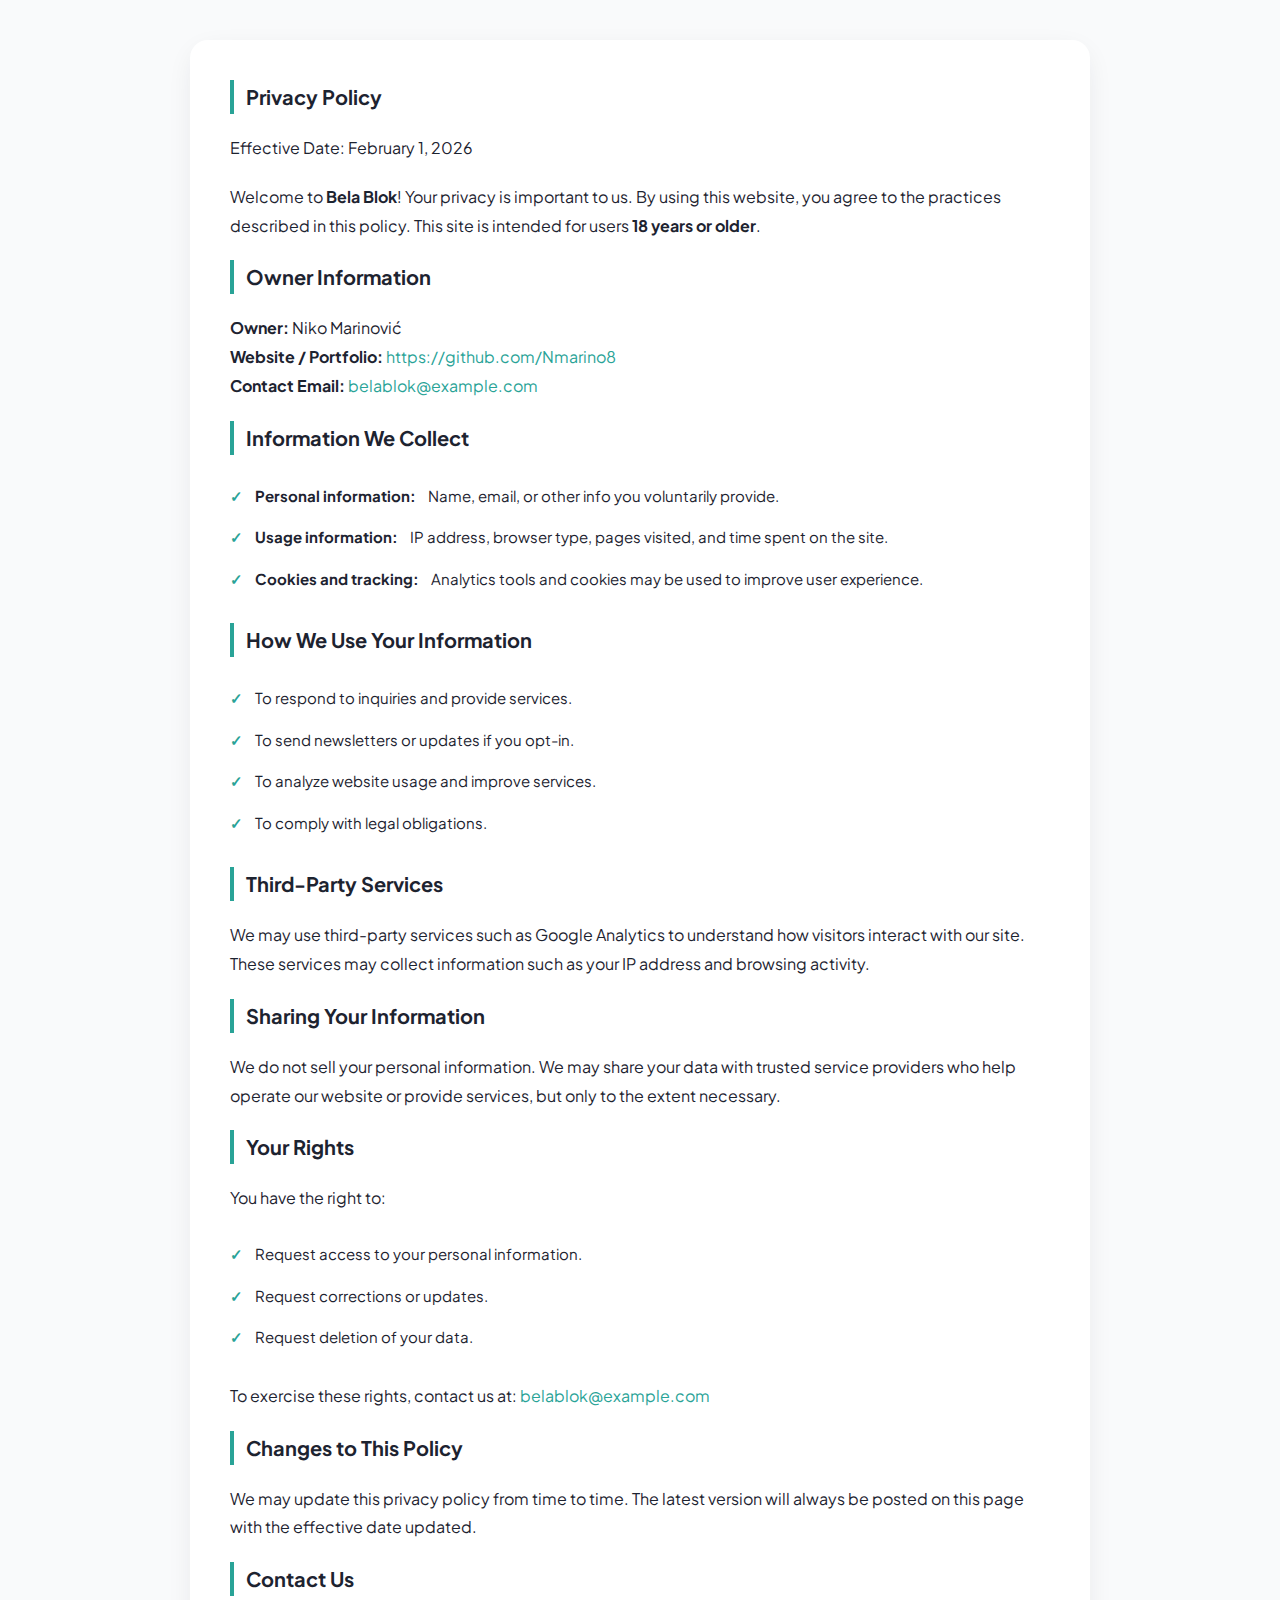
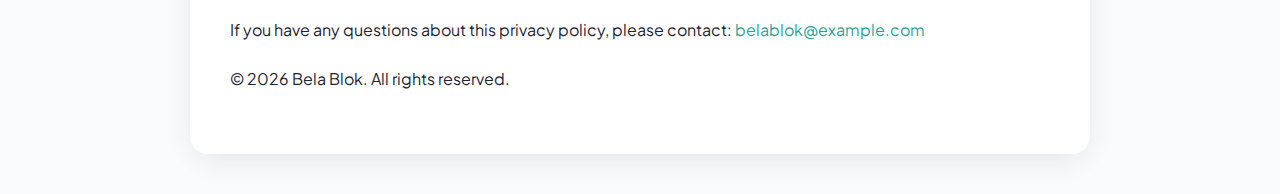
<file: pages/privacy-policy.html>
<!DOCTYPE html>
<html lang="en">
<head>
    <meta charset="UTF-8">
    <meta name="viewport" content="width=device-width, initial-scale=1.0">
    <title>Privacy Policy - Bela Blok</title>
    <link rel="stylesheet" href="../css/legal.css">
</head>
<body>
    <div class="container transparency-section animate-fade-in-up">
        <h1 class="section-title">Privacy Policy</h1>
        <p class="section-description">Effective Date: February 1, 2026</p>

        <p class="section-description">
            Welcome to <strong>Bela Blok</strong>! Your privacy is important to us. By using this website, you agree to the practices described in this policy. This site is intended for users <strong>18 years or older</strong>.
        </p>

        <h2 class="section-title">Owner Information</h2>
        <p class="section-description">
            <strong>Owner:</strong> Niko Marinović<br>
            <strong>Website / Portfolio:</strong> <a href="https://github.com/Nmarino8" target="_blank">https://github.com/Nmarino8</a><br>
            <strong>Contact Email:</strong> <a href="mailto:belablok@example.com">belablok@example.com</a>
        </p>

        <h2 class="section-title">Information We Collect</h2>
        <ul class="comparison-list">
            <li><span class="icon-check">✓</span> <strong>Personal information:</strong> Name, email, or other info you voluntarily provide.</li>
            <li><span class="icon-check">✓</span> <strong>Usage information:</strong> IP address, browser type, pages visited, and time spent on the site.</li>
            <li><span class="icon-check">✓</span> <strong>Cookies and tracking:</strong> Analytics tools and cookies may be used to improve user experience.</li>
        </ul>

        <h2 class="section-title">How We Use Your Information</h2>
        <ul class="comparison-list">
            <li><span class="icon-check">✓</span> To respond to inquiries and provide services.</li>
            <li><span class="icon-check">✓</span> To send newsletters or updates if you opt-in.</li>
            <li><span class="icon-check">✓</span> To analyze website usage and improve services.</li>
            <li><span class="icon-check">✓</span> To comply with legal obligations.</li>
        </ul>

        <h2 class="section-title">Third-Party Services</h2>
        <p class="section-description">
            We may use third-party services such as Google Analytics to understand how visitors interact with our site. These services may collect information such as your IP address and browsing activity.
        </p>

        <h2 class="section-title">Sharing Your Information</h2>
        <p class="section-description">
            We do not sell your personal information. We may share your data with trusted service providers who help operate our website or provide services, but only to the extent necessary.
        </p>

        <h2 class="section-title">Your Rights</h2>
        <p class="section-description">You have the right to:</p>
        <ul class="comparison-list">
            <li><span class="icon-check">✓</span> Request access to your personal information.</li>
            <li><span class="icon-check">✓</span> Request corrections or updates.</li>
            <li><span class="icon-check">✓</span> Request deletion of your data.</li>
        </ul>
        <p class="section-description">
            To exercise these rights, contact us at: <a href="mailto:belablok@example.com">belablok@example.com</a>
        </p>

        <h2 class="section-title">Changes to This Policy</h2>
        <p class="section-description">
            We may update this privacy policy from time to time. The latest version will always be posted on this page with the effective date updated.
        </p>

        <h2 class="section-title">Contact Us</h2>
        <p class="section-description">
            If you have any questions about this privacy policy, please contact: <a href="mailto:belablok@example.com">belablok@example.com</a>
        </p>

        <p class="section-description">&copy; 2026 Bela Blok. All rights reserved.</p>
    </div>
</body>
</html>
</file>
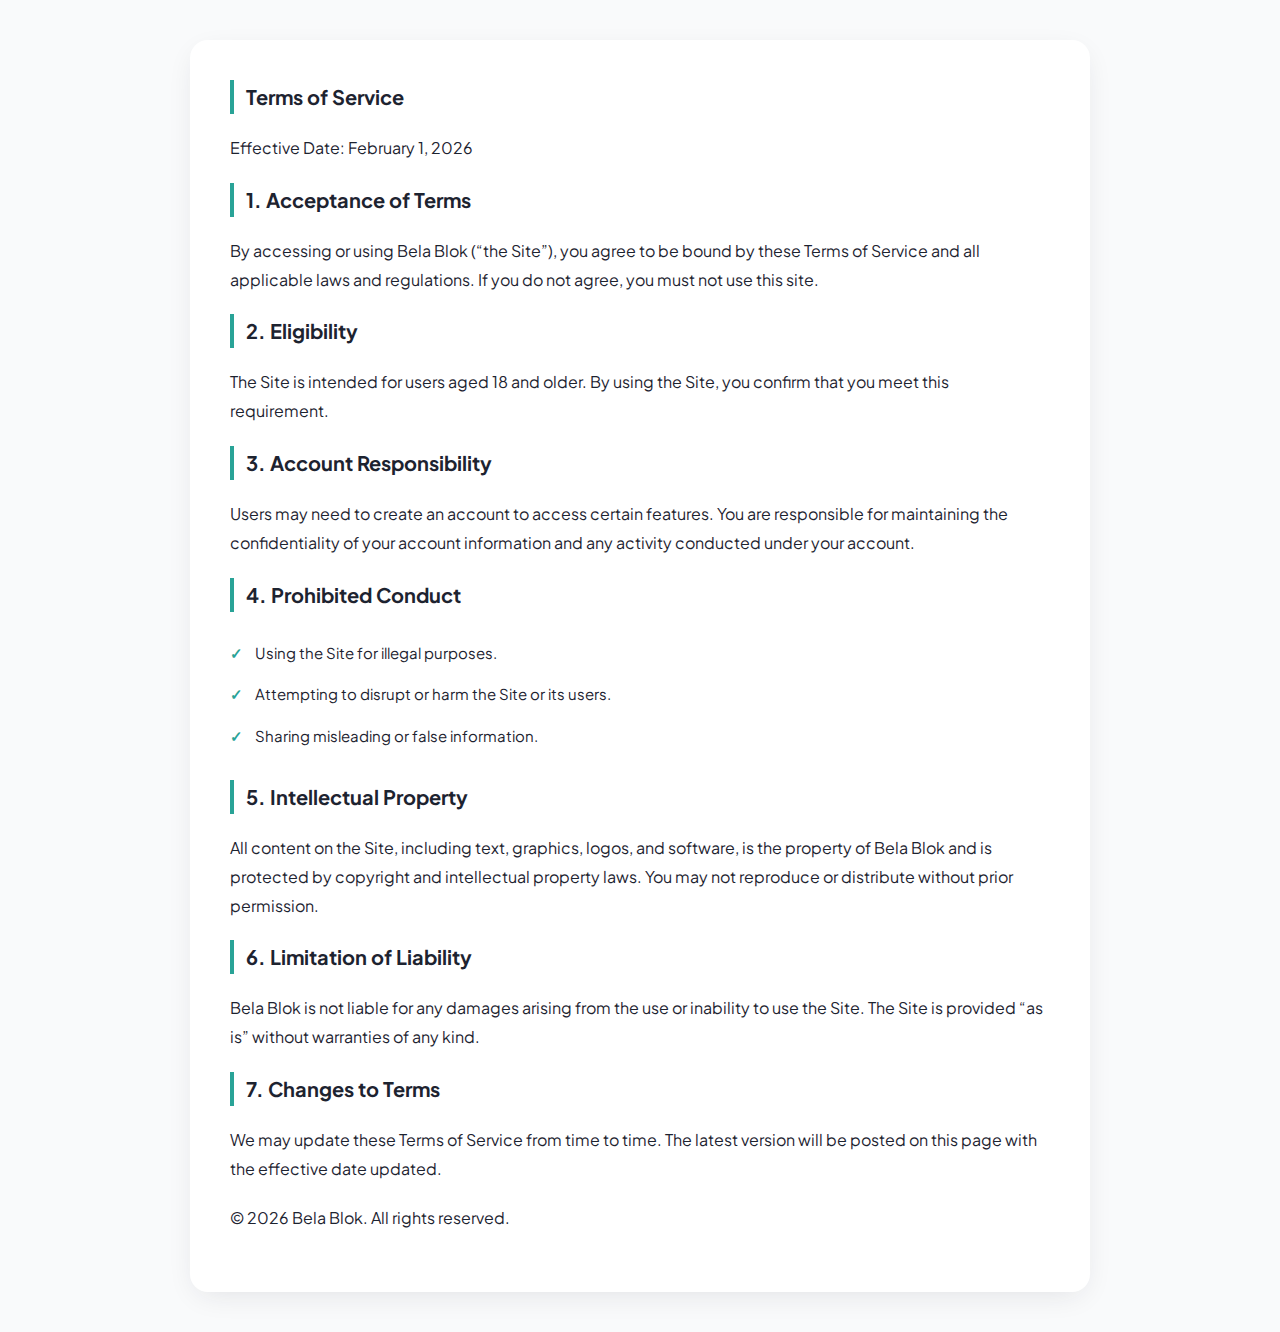
<file: pages/terms-of-service.html>
<!DOCTYPE html>
<html lang="en">
<head>
    <meta charset="UTF-8">
    <meta name="viewport" content="width=device-width, initial-scale=1.0">
    <title>Terms of Service - Bela Blok</title>
    <link rel="stylesheet" href="../css/legal.css">
</head>
<body>
    <div class="container">
        <h1 class="section-title">Terms of Service</h1>
        <p class="section-description">Effective Date: February 1, 2026</p>

        <div class="section">
            <h2 class="section-title">1. Acceptance of Terms</h2>
            <p class="section-description">
                By accessing or using Bela Blok (“the Site”), you agree to be bound by these Terms of Service and all applicable laws and regulations. If you do not agree, you must not use this site.
            </p>
        </div>

        <div class="section">
            <h2 class="section-title">2. Eligibility</h2>
            <p class="section-description">
                The Site is intended for users aged 18 and older. By using the Site, you confirm that you meet this requirement.
            </p>
        </div>

        <div class="section">
            <h2 class="section-title">3. Account Responsibility</h2>
            <p class="section-description">
                Users may need to create an account to access certain features. You are responsible for maintaining the confidentiality of your account information and any activity conducted under your account.
            </p>
        </div>

        <div class="section">
            <h2 class="section-title">4. Prohibited Conduct</h2>
            <ul class="comparison-list">
                <li><span class="icon-check">✓</span> Using the Site for illegal purposes.</li>
                <li><span class="icon-check">✓</span> Attempting to disrupt or harm the Site or its users.</li>
                <li><span class="icon-check">✓</span> Sharing misleading or false information.</li>
            </ul>
        </div>

        <div class="section">
            <h2 class="section-title">5. Intellectual Property</h2>
            <p class="section-description">
                All content on the Site, including text, graphics, logos, and software, is the property of Bela Blok and is protected by copyright and intellectual property laws. You may not reproduce or distribute without prior permission.
            </p>
        </div>

        <div class="section">
            <h2 class="section-title">6. Limitation of Liability</h2>
            <p class="section-description">
                Bela Blok is not liable for any damages arising from the use or inability to use the Site. The Site is provided “as is” without warranties of any kind.
            </p>
        </div>

        <div class="section">
            <h2 class="section-title">7. Changes to Terms</h2>
            <p class="section-description">
                We may update these Terms of Service from time to time. The latest version will be posted on this page with the effective date updated.
            </p>
        </div>

        <p class="section-description">&copy; 2026 Bela Blok. All rights reserved.</p>
    </div>
</body>
</html>
</file>
<file: css/legal.css>
@import url('https://fonts.googleapis.com/css2?family=Plus+Jakarta+Sans:wght@400;500;600;700;800&display=swap');

/* ===== Root Variables (match Bela Blok theme) ===== */
:root {
    --background: hsl(210 20% 98%);
    --foreground: hsl(220 25% 15%);
    --card: hsl(0 0% 100%);
    --card-foreground: hsl(220 25% 15%);
    --primary: hsl(174 60% 40%);
    --accent: hsl(16 85% 60%);
    --border: hsl(210 20% 90%);
    --radius: 0.75rem;
    --shadow-card: 0 8px 30px -8px hsl(220 25% 15% / 0.12);
}

/* ===== Reset & Base ===== */
* {
    margin: 0;
    padding: 0;
    box-sizing: border-box;
}

body {
    font-family: 'Plus Jakarta Sans', sans-serif;
    background: var(--background);
    color: var(--foreground);
    line-height: 1.7;
    padding: 40px 20px;
}

/* ===== Container ===== */
.container {
    max-width: 900px;
    margin: auto;
    background: var(--card);
    border-radius: calc(var(--radius) * 1.5);
    padding: 40px;
    box-shadow: var(--shadow-card);
}

/* ===== Section Titles ===== */
.section-title {
    font-size: 20px;
    font-weight: 700;
    margin-bottom: 20px;
    color: var(--foreground);
    border-left: 4px solid var(--primary);
    padding-left: 12px;
}

/* ===== Section Description ===== */
.section-description {
    font-size: 16px;
    color: var(--foreground);
    margin-bottom: 20px;
    line-height: 1.8;
}

/* ===== Lists ===== */
.comparison-list {
    list-style: none;
    margin-bottom: 24px;
}

.comparison-list li {
    display: flex;
    align-items: flex-start;
    gap: 12px;
    padding: 8px 0;
    font-size: 15px;
    color: var(--foreground);
}

.icon-check {
    color: var(--primary);
    font-weight: bold;
    flex-shrink: 0;
}

/* ===== Links ===== */
a {
    color: var(--primary);
    text-decoration: none;
}

a:hover {
    text-decoration: underline;
}

/* ===== Responsive ===== */
@media (max-width: 768px) {
    body {
        padding: 20px 12px;
    }
    .section-title {
        font-size: 26px;
    }
}
</file>
<file: css/styles.css>
@import url('https://fonts.googleapis.com/css2?family=Plus+Jakarta+Sans:wght@400;500;600;700;800&display=swap');

/* ===== CSS Variables (Tailwind-inspired) ===== */
:root {
    --background: hsl(210 20% 98%);
    --foreground: hsl(220 25% 15%);
    --card: hsl(0 0% 100%);
    --card-foreground: hsl(220 25% 15%);
    --primary: hsl(174 60% 40%);
    --primary-foreground: hsl(0 0% 100%);
    --secondary: hsl(210 20% 96%);
    --secondary-foreground: hsl(220 25% 25%);
    --muted: hsl(210 15% 93%);
    --muted-foreground: hsl(220 10% 45%);
    --accent: hsl(16 85% 60%);
    --accent-foreground: hsl(0 0% 100%);
    --destructive: hsl(0 84% 60%);
    --destructive-foreground: hsl(0 0% 100%);
    --success: hsl(150 60% 45%);
    --success-foreground: hsl(0 0% 100%);
    --border: hsl(210 20% 90%);
    --ring: hsl(174 60% 40%);
    --radius: 0.75rem;
    
    --gradient-hero: linear-gradient(135deg, hsl(174 60% 40%) 0%, hsl(190 70% 35%) 100%);
    --gradient-accent: linear-gradient(135deg, hsl(16 85% 60%) 0%, hsl(30 90% 55%) 100%);
    --shadow-soft: 0 4px 20px -4px hsl(220 25% 15% / 0.08);
    --shadow-card: 0 8px 30px -8px hsl(220 25% 15% / 0.12);
    --shadow-elevated: 0 20px 50px -12px hsl(220 25% 15% / 0.15);
}

/* ===== Reset & Base ===== */
* {
    margin: 0;
    padding: 0;
    box-sizing: border-box;
}

html {
    scroll-behavior: smooth;
}

body {
    font-family: 'Plus Jakarta Sans', sans-serif;
    background: var(--background);
    color: var(--foreground);
    line-height: 1.6;
    overflow-x: hidden;
    -webkit-font-smoothing: antialiased;
    -moz-osx-font-smoothing: grayscale;
}

.container {
    max-width: 1200px;
    margin: 0 auto;
    padding: 0 24px;
}

a {
    text-decoration: none;
    color: inherit;
}

button {
    border: none;
    cursor: pointer;
    font-family: inherit;
}

.icon {
    width: 24px;
    height: 24px;
}

/* ===== Utility Classes ===== */
.gradient-hero {
    background: var(--gradient-hero);
}

.gradient-accent {
    background: var(--gradient-accent);
}

.shadow-soft {
    box-shadow: var(--shadow-soft);
}

.shadow-card {
    box-shadow: var(--shadow-card);
}

.shadow-elevated {
    box-shadow: var(--shadow-elevated);
}

.bg-primary {
    background: hsl(174 60% 40% / 0.1);
    color: var(--primary);
}

.bg-accent {
    background: hsl(16 85% 60% / 0.1);
    color: var(--accent);
}

.text-destructive {
    color: var(--destructive);
}

.text-success {
    color: var(--success);
}

/* ===== Animations ===== */
@keyframes fadeInUp {
    from {
        opacity: 0;
        transform: translateY(30px);
    }
    to {
        opacity: 1;
        transform: translateY(0);
    }
}

@keyframes pulse {
    0%, 100% {
        opacity: 1;
    }
    50% {
        opacity: 0.5;
    }
}

@keyframes float {
    0%, 100% {
        transform: translateY(0);
    }
    50% {
        transform: translateY(-20px);
    }
}

.animate-fade-in-up {
    animation: fadeInUp 0.8s ease-out forwards;
    opacity: 0;
}

/* ===== Navigation ===== */
.navbar {
    position: fixed;
    top: 0;
    left: 0;
    right: 0;
    background: rgba(255, 255, 255, 0.95);
    backdrop-filter: blur(12px);
    border-bottom: 1px solid var(--border);
    z-index: 1000;
    transition: box-shadow 0.3s ease;
}

.nav-content {
    display: flex;
    justify-content: space-between;
    align-items: center;
    padding: 16px 0;
}

.logo {
    display: flex;
    align-items: center;
    gap: 12px;
    font-weight: 700;
    font-size: 20px;
    color: var(--foreground);
}

.logo-icon {
    width: 40px;
    height: 40px;
    background: var(--gradient-hero);
    border-radius: 10px;
    display: flex;
    align-items: center;
    justify-content: center;
    box-shadow: var(--shadow-soft);
}

.bb-letters {
    display: flex;
    gap: 2px;
    font-weight: 800;
    font-size: 14px;
    color: white;
}

.bb-letters span {
    display: flex;
    align-items: center;
    justify-content: center;
}

.logo-text {
    background: var(--gradient-hero);
    -webkit-background-clip: text;
    -webkit-text-fill-color: transparent;
    background-clip: text;
}

.nav-links {
    display: flex;
    align-items: center;
    gap: 32px;
}

.nav-links a {
    color: var(--muted-foreground);
    font-weight: 500;
    font-size: 15px;
    transition: color 0.3s ease;
}

.nav-links a:hover {
    color: var(--primary);
}

.btn-primary {
    background: var(--primary);
    color: var(--primary-foreground);
    padding: 10px 24px;
    border-radius: var(--radius);
    font-weight: 600;
    font-size: 15px;
    transition: all 0.3s ease;
}

.btn-primary:hover {
    transform: translateY(-2px);
    box-shadow: var(--shadow-card);
}

.mobile-menu-btn {
    display: none;
    flex-direction: column;
    gap: 4px;
    background: none;
    padding: 8px;
}

.mobile-menu-btn span {
    width: 24px;
    height: 2px;
    background: var(--foreground);
    transition: all 0.3s ease;
}

/* ===== Hero Section ===== */
.hero {
    position: relative;
    padding: 140px 0 80px;
    color: white;
    overflow: hidden;
    min-height: 600px;
}

.hero-decoration {
    position: absolute;
    top: 0;
    left: 0;
    right: 0;
    bottom: 0;
    pointer-events: none;
}

.decoration-circle {
    position: absolute;
    border-radius: 50%;
    background: rgba(255, 255, 255, 0.1);
    animation: float 6s ease-in-out infinite;
}

.circle-1 {
    width: 300px;
    height: 300px;
    top: -100px;
    right: -50px;
    animation-delay: 0s;
}

.circle-2 {
    width: 200px;
    height: 200px;
    bottom: 50px;
    left: -50px;
    animation-delay: 2s;
}

.circle-3 {
    width: 150px;
    height: 150px;
    top: 50%;
    right: 10%;
    animation-delay: 4s;
}

.hero-content {
    position: relative;
    z-index: 1;
    max-width: 800px;
    margin: 0 auto;
    text-align: center;
}

.hero-badge {
    display: inline-flex;
    align-items: center;
    gap: 8px;
    background: rgba(255, 255, 255, 0.2);
    backdrop-filter: blur(8px);
    padding: 8px 20px;
    border-radius: 24px;
    font-size: 14px;
    font-weight: 600;
    margin-bottom: 24px;
}

.badge-dot {
    width: 8px;
    height: 8px;
    background: #10b981;
    border-radius: 50%;
    animation: pulse 2s infinite;
}

.hero-title {
    margin-bottom: 24px;
}

.title-main {
    display: block;
    font-size: 64px;
    font-weight: 800;
    line-height: 1.1;
    margin-bottom: 16px;
}

.title-subtitle {
    display: block;
    font-size: 28px;
    font-weight: 600;
    opacity: 0.95;
}

.hero-description {
    font-size: 18px;
    line-height: 1.7;
    margin-bottom: 40px;
    opacity: 0.9;
    max-width: 600px;
    margin-left: auto;
    margin-right: auto;
}

.hero-cta {
    display: flex;
    gap: 16px;
    justify-content: center;
    margin-bottom: 60px;
    flex-wrap: wrap;
}

.btn-hero-primary,
.btn-hero-secondary {
    padding: 16px 32px;
    font-size: 16px;
    font-weight: 700;
    border-radius: var(--radius);
    transition: all 0.3s ease;
}

.btn-hero-primary {
    background: white;
    color: var(--primary);
}

.btn-hero-primary:hover {
    transform: translateY(-3px);
    box-shadow: 0 12px 24px rgba(0, 0, 0, 0.2);
}

.btn-hero-secondary {
    background: rgba(255, 255, 255, 0.15);
    backdrop-filter: blur(8px);
    color: white;
    border: 2px solid rgba(255, 255, 255, 0.3);
}

.btn-hero-secondary:hover {
    background: rgba(255, 255, 255, 0.25);
    border-color: rgba(255, 255, 255, 0.5);
}

.funding-stats {
    display: flex;
    gap: 32px;
    justify-content: center;
    align-items: center;
    margin-bottom: 24px;
    flex-wrap: wrap;
}

.stat-item {
    text-align: center;
}

.stat-value {
    font-size: 36px;
    font-weight: 800;
    display: block;
    margin-bottom: 4px;
}

.stat-label {
    font-size: 14px;
    opacity: 0.85;
}

.stat-divider {
    width: 1px;
    height: 40px;
    background: rgba(255, 255, 255, 0.3);
}

.progress-container {
    max-width: 600px;
    margin: 0 auto;
}

.progress-bar {
    width: 100%;
    height: 12px;
    background: rgba(255, 255, 255, 0.2);
    border-radius: 12px;
    overflow: hidden;
    margin-bottom: 8px;
}

.progress-fill {
    height: 100%;
    background: white;
    border-radius: 12px;
    transition: width 2s ease;
}

.progress-label {
    text-align: center;
    font-size: 14px;
    font-weight: 600;
    opacity: 0.9;
}

/* ===== Section Headers ===== */
.section-header {
    text-align: center;
    margin-bottom: 60px;
}

.section-badge {
    display: inline-block;
    padding: 6px 16px;
    border-radius: 24px;
    font-size: 14px;
    font-weight: 600;
    margin-bottom: 16px;
}

.section-title {
    font-size: 48px;
    font-weight: 800;
    margin-bottom: 16px;
    color: var(--foreground);
}

.section-description {
    font-size: 18px;
    color: var(--muted-foreground);
    max-width: 700px;
    margin: 0 auto;
    line-height: 1.7;
}

/* ===== About Section ===== */
.about-section {
    padding: 100px 0;
    background: var(--background);
}

.comparison-grid {
    display: grid;
    grid-template-columns: repeat(auto-fit, minmax(300px, 1fr));
    gap: 32px;
    margin-bottom: 60px;
}

.comparison-card {
    background: var(--card);
    border-radius: calc(var(--radius) * 2);
    padding: 32px;
    border: 2px solid var(--border);
    transition: all 0.3s ease;
}

.comparison-card:hover {
    transform: translateY(-8px);
    box-shadow: var(--shadow-elevated);
}

.problem-card {
    border-color: hsl(0 84% 60% / 0.2);
    background: hsl(0 84% 60% / 0.05);
}

.solution-card {
    border-color: hsl(150 60% 45% / 0.2);
    background: hsl(150 60% 45% / 0.05);
}

.card-header {
    display: flex;
    align-items: center;
    gap: 12px;
    margin-bottom: 24px;
}

.card-icon {
    font-size: 32px;
}

.card-title {
    font-size: 22px;
    font-weight: 700;
}

.comparison-list {
    list-style: none;
}

.comparison-list li {
    display: flex;
    align-items: start;
    gap: 12px;
    padding: 12px 0;
    color: var(--muted-foreground);
}

.icon-x {
    color: var(--destructive);
    font-weight: bold;
    flex-shrink: 0;
}

.icon-check {
    color: var(--success);
    font-weight: bold;
    flex-shrink: 0;
}

.features-grid {
    display: grid;
    grid-template-columns: repeat(auto-fit, minmax(280px, 1fr));
    gap: 24px;
}

.feature-card {
    background: var(--card);
    border-radius: var(--radius);
    padding: 32px;
    border: 1px solid var(--border);
    transition: all 0.3s ease;
}

.feature-card:hover {
    transform: translateY(-4px);
    box-shadow: var(--shadow-card);
    border-color: var(--primary);
}

.feature-icon {
    width: 48px;
    height: 48px;
    display: flex;
    align-items: center;
    justify-content: center;
    background: hsl(174 60% 40% / 0.1);
    color: var(--primary);
    border-radius: var(--radius);
    margin-bottom: 20px;
    transition: all 0.3s ease;
}

.feature-card:hover .feature-icon {
    background: var(--primary);
    color: white;
}

.feature-title {
    font-size: 18px;
    font-weight: 700;
    margin-bottom: 8px;
    color: var(--foreground);
}

.feature-description {
    font-size: 14px;
    color: var(--muted-foreground);
    line-height: 1.6;
}

/* ===== Rewards Section ===== */
.rewards-section {
    padding: 100px 0;
    background: var(--secondary);
}

.rewards-grid {
    display: grid;
    grid-template-columns: repeat(auto-fit, minmax(280px, 1fr));
    gap: 24px;
}

.reward-card {
    background: var(--card);
    border-radius: calc(var(--radius) * 2);
    padding: 32px;
    border: 2px solid var(--border);
    position: relative;
    transition: all 0.3s ease;
}

.reward-card:hover {
    transform: translateY(-8px);
    box-shadow: var(--shadow-elevated);
    border-color: var(--primary);
}

.reward-card.featured {
    border-color: var(--accent);
    background: linear-gradient(to bottom, hsl(16 85% 60% / 0.05), var(--card));
}

.popular-badge {
    position: absolute;
    top: -16px;
    left: 50%;
    transform: translateX(-50%);
    color: white;
    padding: 6px 20px;
    border-radius: 24px;
    font-size: 12px;
    font-weight: 700;
    text-transform: uppercase;
    letter-spacing: 0.5px;
    box-shadow: var(--shadow-card);
}

.reward-header {
    display: flex;
    align-items: center;
    gap: 16px;
    margin-bottom: 16px;
}

.reward-icon {
    width: 48px;
    height: 48px;
    display: flex;
    align-items: center;
    justify-content: center;
    background: hsl(174 60% 40% / 0.1);
    color: var(--primary);
    border-radius: var(--radius);
}

.reward-price {
    font-size: 32px;
    font-weight: 800;
    color: var(--primary);
}

.reward-title {
    font-size: 20px;
    font-weight: 700;
    margin-bottom: 20px;
    color: var(--foreground);
}

.reward-benefits {
    list-style: none;
    margin-bottom: 24px;
}

.reward-benefits li {
    display: flex;
    align-items: start;
    gap: 8px;
    padding: 8px 0;
    font-size: 14px;
    color: var(--muted-foreground);
}

.check-icon {
    width: 16px;
    height: 16px;
    color: var(--success);
    flex-shrink: 0;
    margin-top: 2px;
}

.btn-reward {
    width: 100%;
    background: var(--primary);
    color: white;
    padding: 14px;
    border-radius: var(--radius);
    font-weight: 700;
    font-size: 15px;
    transition: all 0.3s ease;
}

.btn-reward:hover {
    background: hsl(174 60% 35%);
    transform: translateY(-2px);
    box-shadow: var(--shadow-soft);
}

.featured-btn {
    background: var(--accent);
}

.featured-btn:hover {
    background: hsl(16 85% 55%);
}

.reward-backers {
    text-align: center;
    font-size: 13px;
    color: var(--muted-foreground);
    margin-top: 16px;
}

/* ===== Investment Section ===== */
.invest-section {
    padding: 100px 0;
    background: var(--background);
}

.invest-container {
    max-width: 1000px;
    margin: 0 auto;
}

.invest-info {
    display: flex;
    flex-direction: column;
    gap: 24px;
}

.stats-card {
    background: var(--card);
    border-radius: calc(var(--radius) * 2);
    padding: 40px;
    box-shadow: var(--shadow-card);
    border: 1px solid var(--border);
    display: grid;
    grid-template-columns: repeat(auto-fit, minmax(200px, 1fr));
    gap: 32px;
}

.stat-box {
    text-align: center;
}

.stat-number {
    font-size: 40px;
    font-weight: 800;
    color: var(--primary);
    margin-bottom: 8px;
}

.stat-label {
    font-size: 14px;
    color: var(--muted-foreground);
}

.formula-card {
    background: var(--card);
    border-radius: calc(var(--radius) * 2);
    padding: 32px;
    border: 1px solid var(--border);
}

.formula-title {
    font-size: 20px;
    font-weight: 700;
    text-align: center;
    margin-bottom: 24px;
    color: var(--foreground);
}

.formula-box {
    background: hsl(174 60% 40% / 0.1);
    border: 2px solid var(--primary);
    border-radius: var(--radius);
    padding: 24px;
    margin-bottom: 24px;
    text-align: center;
    font-family: 'Courier New', monospace;
    font-size: 16px;
}

.formula-text {
    color: var(--muted-foreground);
}

.formula-highlight {
    color: var(--primary);
    font-weight: 700;
}

.examples-grid {
    display: grid;
    grid-template-columns: repeat(auto-fit, minmax(150px, 1fr));
    gap: 16px;
}

.example-box {
    background: var(--secondary);
    border-radius: var(--radius);
    padding: 20px;
    text-align: center;
    box-shadow: var(--shadow-soft);
}

.example-investment {
    font-size: 18px;
    font-weight: 700;
    color: var(--foreground);
    margin-bottom: 8px;
}

.example-equity {
    font-size: 28px;
    font-weight: 800;
    color: var(--accent);
    margin-bottom: 4px;
}

.example-label {
    font-size: 12px;
    color: var(--muted-foreground);
}

.benefits-card {
    background: var(--card);
    border-radius: calc(var(--radius) * 2);
    padding: 32px;
    border: 1px solid var(--border);
}

.benefits-title {
    font-size: 20px;
    font-weight: 700;
    text-align: center;
    margin-bottom: 24px;
    color: var(--foreground);
}

.benefits-grid {
    display: grid;
    grid-template-columns: repeat(auto-fit, minmax(250px, 1fr));
    gap: 20px;
    margin-bottom: 32px;
}

.benefit-item {
    display: flex;
    gap: 16px;
    background: var(--secondary);
    padding: 20px;
    border-radius: var(--radius);
}

.benefit-icon {
    width: 40px;
    height: 40px;
    display: flex;
    align-items: center;
    justify-content: center;
    background: hsl(174 60% 40% / 0.1);
    color: var(--primary);
    border-radius: var(--radius);
    flex-shrink: 0;
}

.benefit-content {
    flex: 1;
}

.benefit-name {
    font-size: 15px;
    font-weight: 700;
    color: var(--foreground);
    margin-bottom: 4px;
}

.benefit-desc {
    font-size: 13px;
    color: var(--muted-foreground);
    line-height: 1.5;
}

.btn-invest {
    width: 100%;
    background: var(--gradient-accent);
    color: white;
    padding: 18px;
    border-radius: var(--radius);
    font-weight: 700;
    font-size: 16px;
    transition: all 0.3s ease;
    box-shadow: var(--shadow-card);
}

.btn-invest:hover {
    transform: translateY(-3px);
    box-shadow: var(--shadow-elevated);
}

.invest-disclaimer {
    text-align: center;
    font-size: 12px;
    color: var(--muted-foreground);
    margin-top: 16px;
}

/* ===== Roadmap Section ===== */
.roadmap-section {
    padding: 100px 0;
    background: var(--secondary);
}

.timeline {
    max-width: 800px;
    margin: 0 auto;
    position: relative;
    padding-left: 40px;
}

.timeline::before {
    content: '';
    position: absolute;
    left: 0;
    top: 0;
    bottom: 0;
    width: 3px;
    background: var(--border);
}

.timeline-item {
    position: relative;
    margin-bottom: 48px;
}

.timeline-marker {
    position: absolute;
    left: -46px;
    top: 4px;
    width: 16px;
    height: 16px;
    background: var(--muted);
    border: 3px solid var(--border);
    border-radius: 50%;
}

.timeline-item.completed .timeline-marker {
    background: var(--success);
    border-color: var(--success);
}

.timeline-item.active .timeline-marker {
    background: var(--primary);
    border-color: var(--primary);
    animation: pulse 2s infinite;
}

.timeline-content {
    background: var(--card);
    padding: 24px;
    border-radius: var(--radius);
    border: 1px solid var(--border);
    transition: all 0.3s ease;
}

.timeline-item.active .timeline-content {
    border-color: var(--primary);
    box-shadow: var(--shadow-card);
}

.timeline-date {
    font-size: 13px;
    font-weight: 700;
    color: var(--muted-foreground);
    text-transform: uppercase;
    letter-spacing: 0.5px;
    margin-bottom: 8px;
}

.timeline-item.completed .timeline-date {
    color: var(--success);
}

.timeline-item.active .timeline-date {
    color: var(--primary);
}

.timeline-title {
    font-size: 20px;
    font-weight: 700;
    margin-bottom: 8px;
    color: var(--foreground);
}

.timeline-description {
    color: var(--muted-foreground);
    line-height: 1.7;
}

.timeline-progress {
    margin-top: 16px;
    display: flex;
    align-items: center;
    gap: 12px;
}

.timeline-progress-bar {
    flex: 1;
    height: 8px;
    background: var(--muted);
    border-radius: 8px;
    overflow: hidden;
}

.timeline-progress-fill {
    height: 100%;
    background: var(--primary);
    border-radius: 8px;
    transition: width 1s ease;
}

.timeline-progress-label {
    font-size: 13px;
    font-weight: 600;
    color: var(--primary);
}

/* ===== Transparency Section ===== */
.transparency-section {
    padding: 100px 0;
    background: var(--background);
}

.transparency-grid {
    display: grid;
    gap: 32px;
}

.budget-card {
    background: var(--card);
    border-radius: calc(var(--radius) * 2);
    padding: 40px;
    border: 1px solid var(--border);
}

.budget-title {
    font-size: 24px;
    font-weight: 700;
    margin-bottom: 32px;
    color: var(--foreground);
}

.budget-items {
    display: flex;
    flex-direction: column;
    gap: 24px;
}

.budget-item {
    display: flex;
    flex-direction: column;
    gap: 8px;
}

.budget-item-header {
    display: flex;
    justify-content: space-between;
    align-items: center;
}

.budget-item-label {
    font-weight: 600;
    color: var(--foreground);
}

.budget-item-percent {
    font-weight: 700;
    color: var(--muted-foreground);
}

.budget-bar {
    width: 100%;
    height: 24px;
    background: var(--muted);
    border-radius: var(--radius);
    overflow: hidden;
}

.budget-fill {
    height: 100%;
    border-radius: var(--radius);
    transition: width 1s ease;
}

.budget-amount {
    font-size: 18px;
    font-weight: 700;
    color: var(--primary);
}

.disclaimer-card {
    background: hsl(16 85% 60% / 0.1);
    border: 2px solid var(--accent);
    border-radius: calc(var(--radius) * 2);
    padding: 32px;
}

.disclaimer-icon {
    font-size: 32px;
    margin-bottom: 16px;
}

.disclaimer-title {
    font-size: 20px;
    font-weight: 700;
    margin-bottom: 16px;
    color: var(--foreground);
}

.disclaimer-text {
    color: var(--muted-foreground);
    line-height: 1.7;
    margin-bottom: 12px;
}

.disclaimer-text:last-child {
    margin-bottom: 0;
}

/* ===== Footer ===== */
.footer {
    background: var(--foreground);
    color: white;
    padding: 60px 0 24px;
}

.footer-content {
    display: grid;
    grid-template-columns: 1fr 2fr;
    gap: 48px;
    margin-bottom: 48px;
}

.footer-brand {
    max-width: 300px;
}

.footer-brand .logo {
    margin-bottom: 16px;
}

.footer-brand .logo-icon {
    background: var(--gradient-hero);
}

.footer-tagline {
    opacity: 0.7;
    line-height: 1.6;
}

.footer-links {
    display: grid;
    grid-template-columns: repeat(3, 1fr);
    gap: 32px;
}

.footer-column-title {
    font-size: 16px;
    font-weight: 700;
    margin-bottom: 16px;
}

.footer-column a {
    display: block;
    opacity: 0.7;
    margin-bottom: 8px;
    transition: opacity 0.3s ease;
}

.footer-column a:hover {
    opacity: 1;
}

.footer-bottom {
    border-top: 1px solid rgba(255, 255, 255, 0.1);
    padding-top: 32px;
}

.footer-disclaimer {
    background: rgba(255, 255, 255, 0.05);
    border-left: 4px solid var(--accent);
    padding: 20px;
    border-radius: var(--radius);
    font-size: 13px;
    line-height: 1.7;
    margin-bottom: 24px;
    opacity: 0.9;
}

.footer-copyright {
    text-align: center;
    opacity: 0.6;
    font-size: 13px;
}

/* ===== Modal ===== */
.modal {
    position: fixed;
    top: 0;
    left: 0;
    right: 0;
    bottom: 0;
    z-index: 2000;
    display: none;
    align-items: center;
    justify-content: center;
}

.modal.active {
    display: flex;
}

.modal-overlay {
    position: absolute;
    top: 0;
    left: 0;
    right: 0;
    bottom: 0;
    background: rgba(0, 0, 0, 0.5);
    backdrop-filter: blur(4px);
}

.modal-content {
    position: relative;
    background: var(--card);
    border-radius: calc(var(--radius) * 2);
    max-width: 500px;
    width: 90%;
    max-height: 90vh;
    overflow-y: auto;
    box-shadow: var(--shadow-elevated);
    animation: fadeInUp 0.3s ease;
}

.modal-close {
    position: absolute;
    top: 16px;
    right: 16px;
    width: 32px;
    height: 32px;
    display: flex;
    align-items: center;
    justify-content: center;
    background: var(--muted);
    border-radius: 50%;
    transition: all 0.3s ease;
    z-index: 1;
}

.modal-close:hover {
    background: var(--border);
    transform: rotate(90deg);
}

.modal-close svg {
    width: 20px;
    height: 20px;
}

.modal-header {
    padding: 32px;
    border-bottom: 1px solid var(--border);
}

.modal-header-icon {
    width: 48px;
    height: 48px;
    display: flex;
    align-items: center;
    justify-content: center;
    background: hsl(174 60% 40% / 0.1);
    color: var(--primary);
    border-radius: var(--radius);
    margin-bottom: 16px;
}

.modal-title {
    font-size: 24px;
    font-weight: 700;
    margin-bottom: 8px;
    color: var(--foreground);
}

.modal-subtitle {
    font-size: 14px;
    color: var(--muted-foreground);
}

.modal-body {
    padding: 32px;
}

.modal-form {
    display: flex;
    flex-direction: column;
    gap: 20px;
}

.form-group {
    display: flex;
    flex-direction: column;
    gap: 8px;
}

.form-label {
    font-weight: 600;
    font-size: 14px;
    color: var(--foreground);
}

.form-input {
    padding: 12px;
    border: 2px solid var(--border);
    border-radius: var(--radius);
    font-size: 15px;
    font-family: inherit;
    transition: border-color 0.3s ease;
}

.form-input:focus {
    outline: none;
    border-color: var(--primary);
}

.benefits-list {
    list-style: none;
    background: var(--secondary);
    padding: 20px;
    border-radius: var(--radius);
}

.benefits-list li {
    display: flex;
    align-items: start;
    gap: 8px;
    padding: 6px 0;
    font-size: 14px;
    color: var(--muted-foreground);
}

.success-icon {
    width: 64px;
    height: 64px;
    display: flex;
    align-items: center;
    justify-content: center;
    background: hsl(150 60% 45% / 0.1);
    color: var(--success);
    border-radius: 50%;
    margin: 0 auto 24px;
}

.success-icon svg {
    width: 32px;
    height: 32px;
}

.success-title {
    font-size: 22px;
    font-weight: 700;
    text-align: center;
    margin-bottom: 16px;
    color: var(--foreground);
}

.success-message {
    text-align: center;
    color: var(--muted-foreground);
    margin-bottom: 24px;
    line-height: 1.7;
}

.btn-modal {
    width: 100%;
    background: var(--primary);
    color: white;
    padding: 14px;
    border-radius: var(--radius);
    font-weight: 700;
    font-size: 15px;
    transition: all 0.3s ease;
}

.btn-modal:hover {
    background: hsl(174 60% 35%);
}

.btn-modal-secondary {
    background: var(--muted);
    color: var(--foreground);
}

.btn-modal-secondary:hover {
    background: var(--border);
}

.modal-disclaimer {
    text-align: center;
    font-size: 12px;
    color: var(--muted-foreground);
    margin-top: 16px;
}

.payment-method {
    display: flex;
    align-items: center;
    gap: 12px;
    padding: 16px;
    border: 2px solid var(--primary);
    background: hsl(174 60% 40% / 0.05);
    border-radius: var(--radius);
    margin-bottom: 20px;
}

.payment-method svg {
    width: 24px;
    height: 24px;
    color: var(--primary);
}

.payment-method-text {
    font-weight: 600;
    color: var(--foreground);
}

.security-badge {
    display: flex;
    align-items: center;
    gap: 8px;
    padding: 12px;
    background: hsl(150 60% 45% / 0.1);
    border-radius: var(--radius);
}

.security-badge svg {
    width: 16px;
    height: 16px;
    color: var(--success);
}

.security-text {
    font-size: 12px;
    color: var(--muted-foreground);
}

/* ===== Responsive Design ===== */
@media (max-width: 968px) {
    .transparency-grid {
        grid-template-columns: 1fr;
    }
    
    .footer-content {
        grid-template-columns: 1fr;
    }
    
    .footer-links {
        grid-template-columns: 1fr;
    }
}

@media (max-width: 768px) {
    .nav-links a {
        display: none;
    }
    
    .mobile-menu-btn {
        display: flex;
    }
    
    .title-main {
        font-size: 42px;
    }
    
    .title-subtitle {
        font-size: 20px;
    }
    
    .hero-cta {
        flex-direction: column;
    }
    
    .funding-stats {
        flex-direction: column;
        gap: 20px;
    }
    
    .stat-divider {
        display: none;
    }
    
    .section-title {
        font-size: 36px;
    }
    
    .comparison-grid,
    .features-grid,
    .rewards-grid {
        grid-template-columns: 1fr;
    }
    
    .timeline {
        padding-left: 30px;
    }
    
    .timeline-marker {
        left: -36px;
    }
}
</file>
